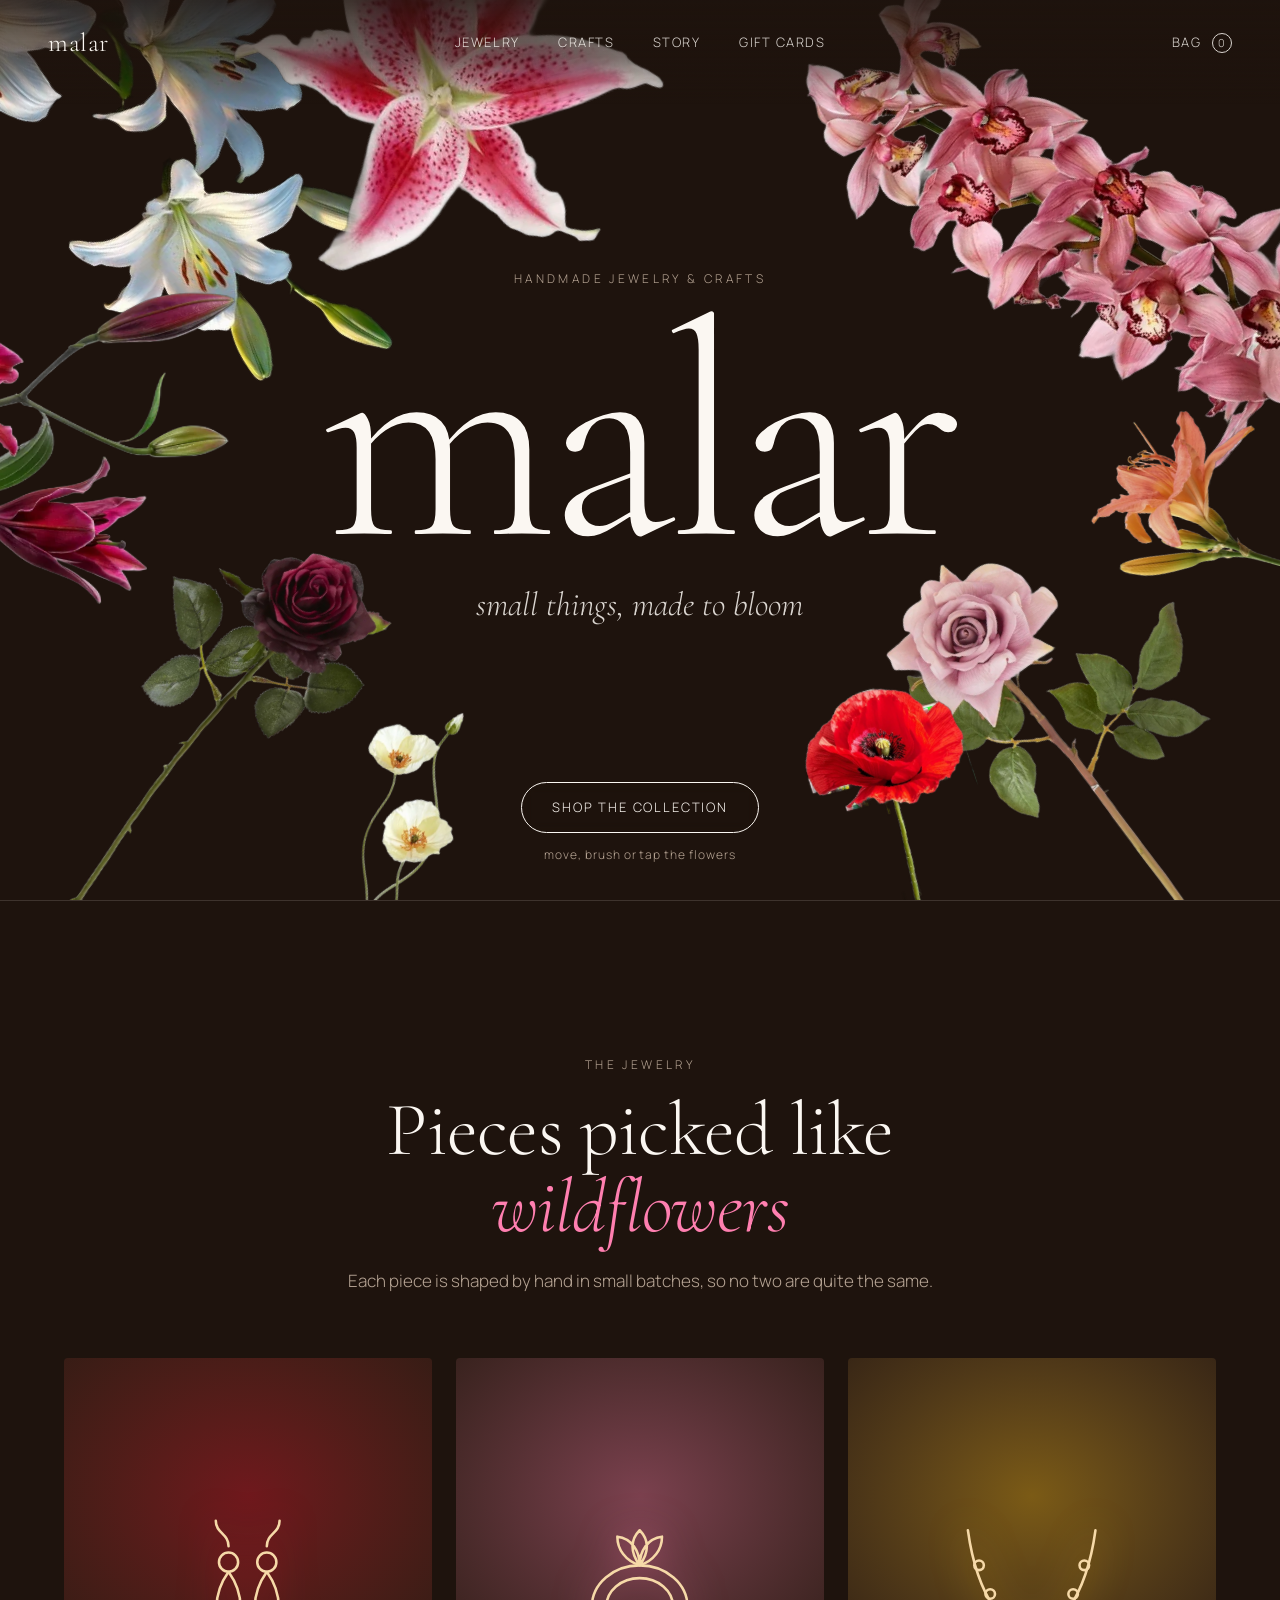
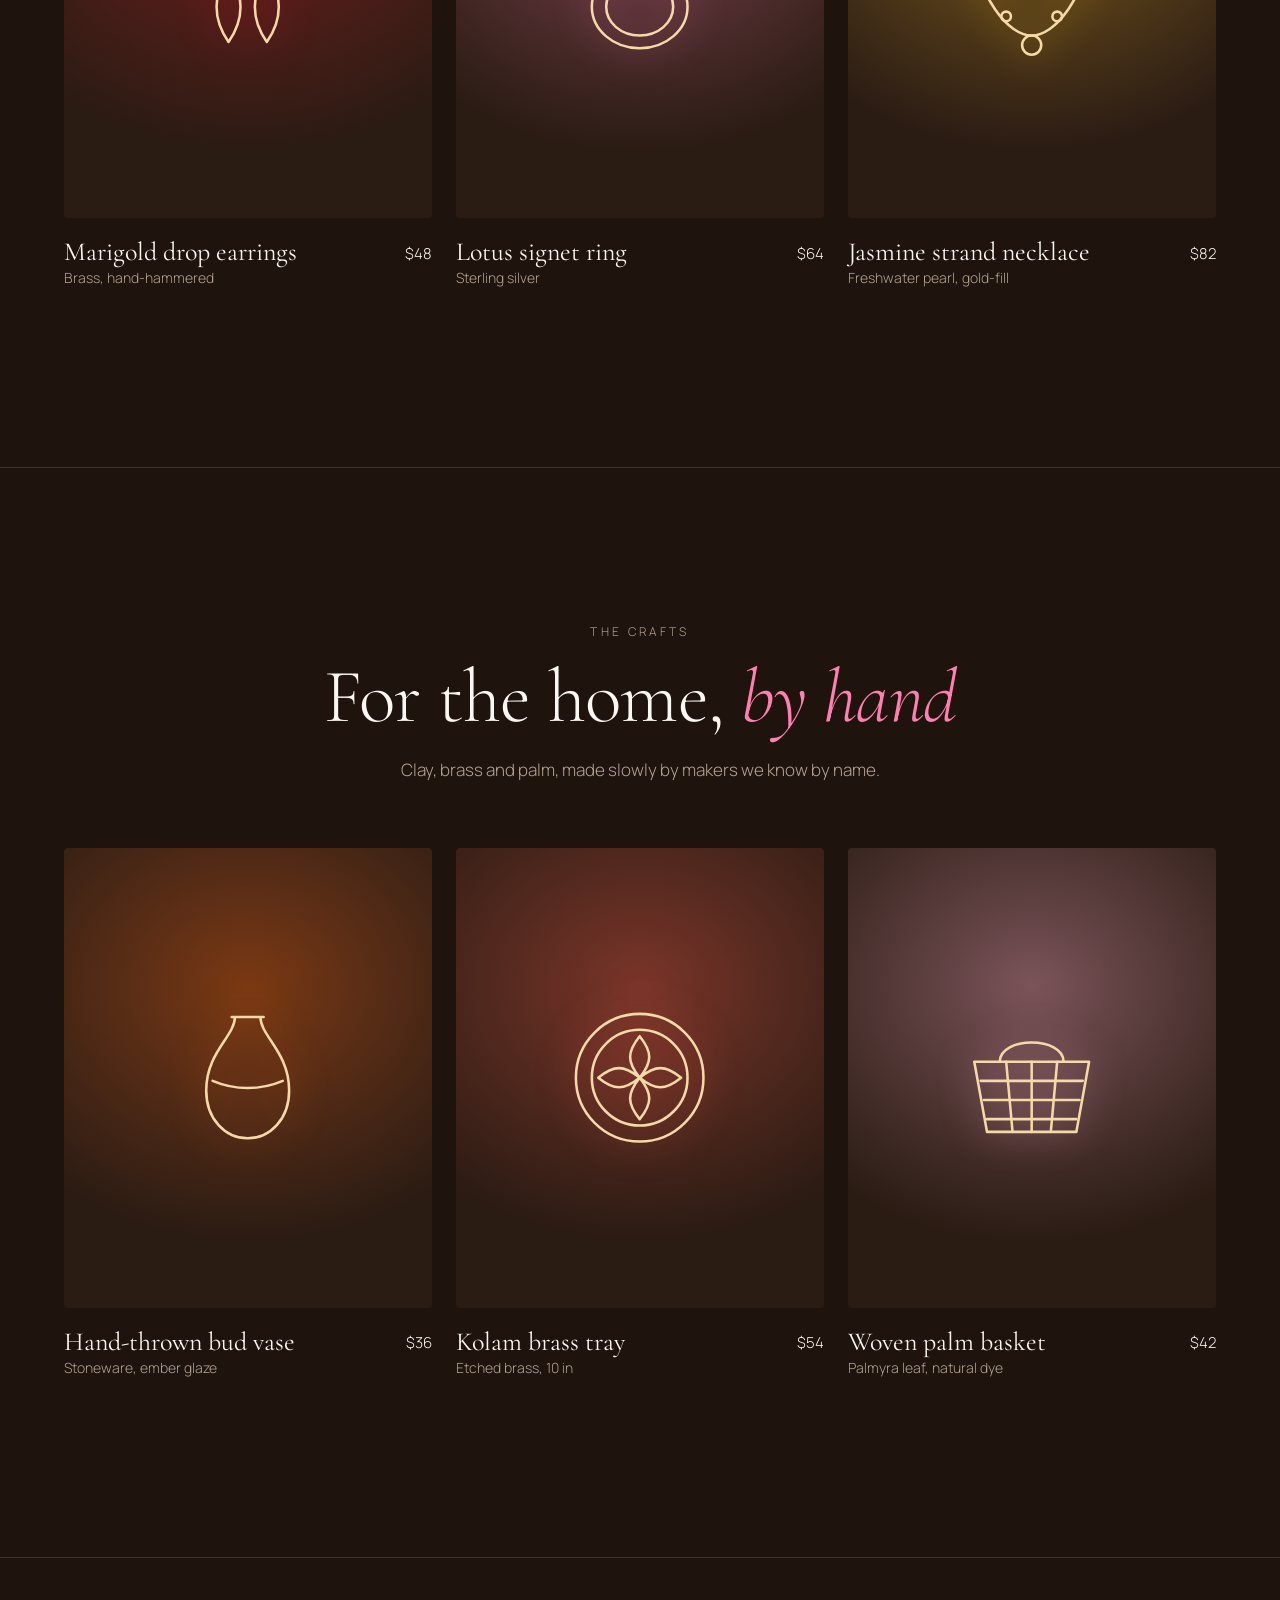
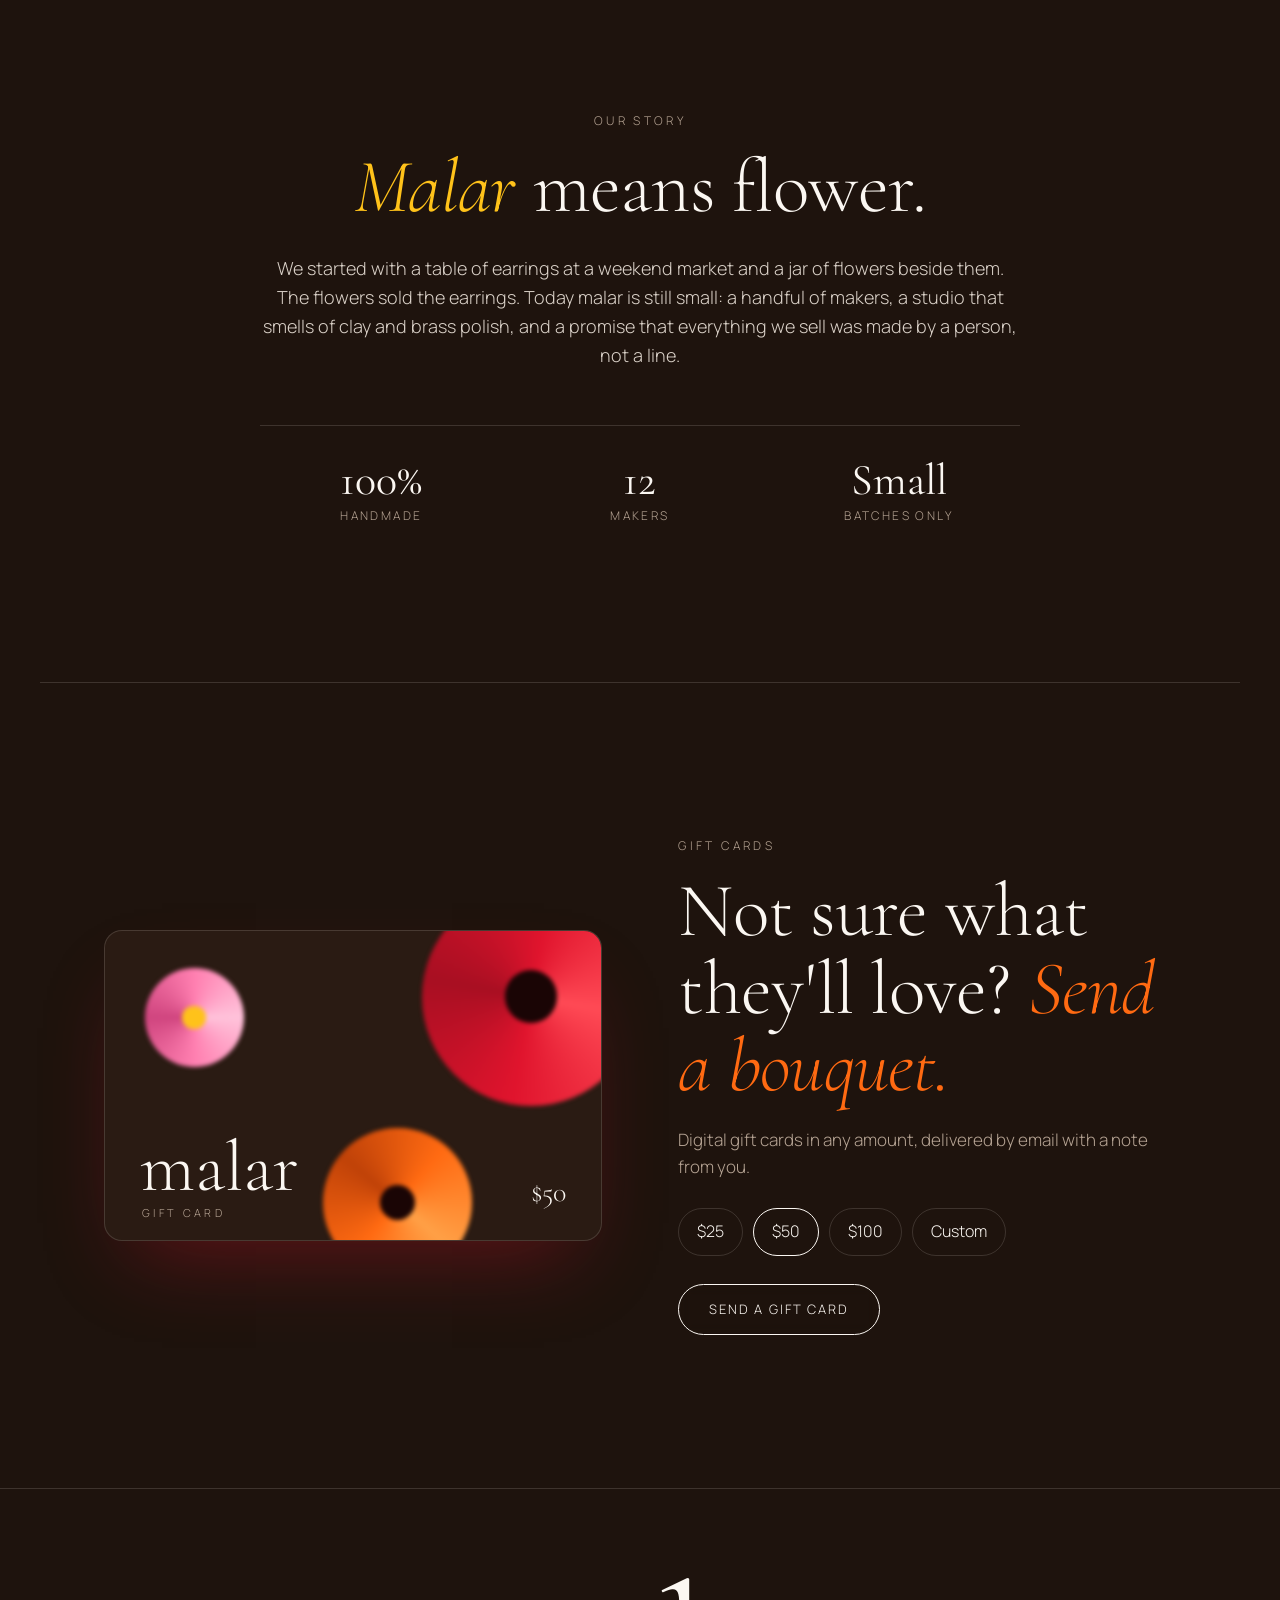
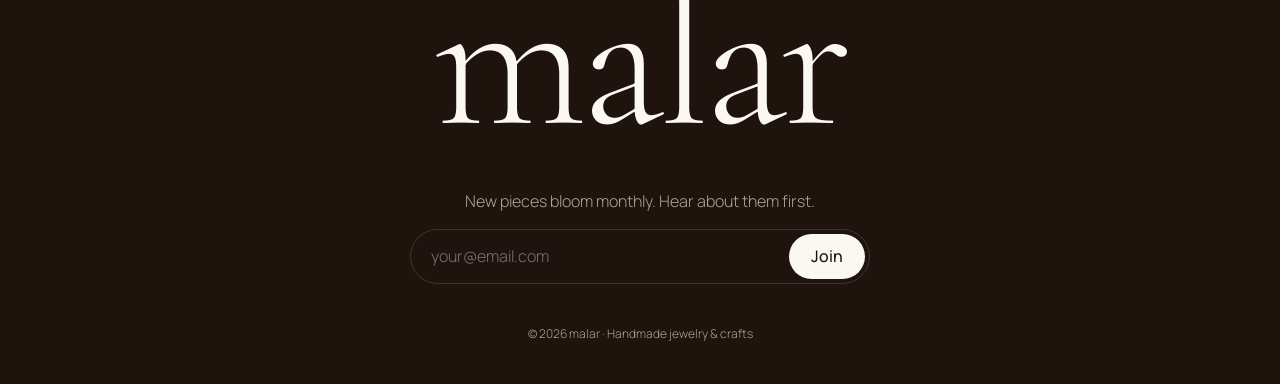
<file: index.html>
<!doctype html>
<html lang="en">
<head>
  <meta charset="utf-8" />
  <meta name="viewport" content="width=device-width, initial-scale=1" />
  <title>malar boutique</title>
  <meta name="description" content="malar is a small boutique of handmade jewelry and crafts." />
  <link rel="preconnect" href="https://fonts.googleapis.com" />
  <link rel="preconnect" href="https://fonts.gstatic.com" crossorigin />
  <link href="https://fonts.googleapis.com/css2?family=Cormorant+Garamond:ital,wght@0,300;0,400;0,500;1,300;1,400&family=Manrope:wght@300;400;500;600&display=swap" rel="stylesheet" />
  <link rel="stylesheet" href="styles.css" />
  <script type="importmap">{ "imports": { "three": "./vendor/three.module.min.js" } }</script>
</head>
<body>
  <header class="nav">
    <a class="brand" href="#hero">malar</a>
    <nav>
      <a href="#collection">Jewelry</a>
      <a href="#crafts">Crafts</a>
      <a href="#story">Story</a>
      <a href="#gift">Gift cards</a>
    </nav>
    <a class="bag" href="#collection" aria-label="Shopping bag">Bag <span>0</span></a>
  </header>

  <section id="hero" class="hero">
    <div class="hero-copy">
      <p class="eyebrow">Handmade jewelry &amp; crafts</p>
      <h1>malar</h1>
      <p class="sub"><em>small things, made to bloom</em></p>
    </div>
    <canvas id="garden" aria-hidden="true"></canvas>
    <div class="hero-foot">
      <a class="btn" href="#collection">Shop the collection</a>
      <span class="hint">move, brush or tap the flowers</span>
    </div>
  </section>

  <section id="collection" class="section">
    <div class="section-head">
      <p class="eyebrow">The jewelry</p>
      <h2>Pieces picked like <em>wildflowers</em></h2>
      <p class="lede">Each piece is shaped by hand in small batches, so no two are quite the same.</p>
    </div>
    <div class="grid">
      <article class="card" style="--tint:#e0142d">
        <div class="art"><svg viewBox="0 0 120 120"><path d="M40 18c0 8 8 8 8 16M80 18c0 8-8 8-8 16"/><circle cx="48" cy="44" r="6"/><circle cx="72" cy="44" r="6"/><path d="M48 50c-10 14-10 30 0 44 10-14 10-30 0-44zM72 50c-10 14-10 30 0 44 10-14 10-30 0-44z"/></svg></div>
        <h3>Marigold drop earrings</h3><p>Brass, hand-hammered</p><span class="price">$48</span>
      </article>
      <article class="card" style="--tint:#ff7fb0">
        <div class="art"><svg viewBox="0 0 120 120"><ellipse cx="60" cy="72" rx="30" ry="26"/><ellipse cx="60" cy="72" rx="21" ry="18"/><path d="M60 46c-6-8-6-16 0-22 6 6 6 14 0 22zM60 46c-9-3-14-10-14-18 9 1 14 9 14 18zM60 46c9-3 14-10 14-18-9 1-14 9-14 18z"/></svg></div>
        <h3>Lotus signet ring</h3><p>Sterling silver</p><span class="price">$64</span>
      </article>
      <article class="card" style="--tint:#ffc21a">
        <div class="art"><svg viewBox="0 0 120 120"><path d="M20 24c6 44 26 66 40 66s34-22 40-66"/><circle cx="60" cy="96" r="6"/><circle cx="34" cy="64" r="3"/><circle cx="44" cy="78" r="3"/><circle cx="76" cy="78" r="3"/><circle cx="86" cy="64" r="3"/><circle cx="27" cy="46" r="3"/><circle cx="93" cy="46" r="3"/></svg></div>
        <h3>Jasmine strand necklace</h3><p>Freshwater pearl, gold-fill</p><span class="price">$82</span>
      </article>
    </div>
  </section>

  <section id="crafts" class="section">
    <div class="section-head">
      <p class="eyebrow">The crafts</p>
      <h2>For the home, <em>by hand</em></h2>
      <p class="lede">Clay, brass and palm, made slowly by makers we know by name.</p>
    </div>
    <div class="grid">
      <article class="card" style="--tint:#ff6a12">
        <div class="art"><svg viewBox="0 0 120 120"><path d="M50 22h20M52 22c0 12-18 22-18 46 0 18 12 30 26 30s26-12 26-30c0-24-18-34-18-46"/><path d="M38 62c14 6 30 6 44 0"/></svg></div>
        <h3>Hand-thrown bud vase</h3><p>Stoneware, ember glaze</p><span class="price">$36</span>
      </article>
      <article class="card" style="--tint:#ff5e4d">
        <div class="art"><svg viewBox="0 0 120 120"><circle cx="60" cy="60" r="40"/><circle cx="60" cy="60" r="30"/><path d="M60 34c8 10 8 16 0 26-8-10-8-16 0-26zM60 86c8-10 8-16 0-26-8 10-8 16 0 26zM34 60c10-8 16-8 26 0-10 8-16 8-26 0zM86 60c-10-8-16-8-26 0 10 8 16 8 26 0z"/></svg></div>
        <h3>Kolam brass tray</h3><p>Etched brass, 10 in</p><span class="price">$54</span>
      </article>
      <article class="card" style="--tint:#ffb0cc">
        <div class="art"><svg viewBox="0 0 120 120"><path d="M24 50h72l-8 44H32z"/><path d="M28 62h64M30 74h60M32 86h56M44 50l4 44M60 50v44M76 50l-4 44"/><path d="M40 50c0-16 40-16 40 0"/></svg></div>
        <h3>Woven palm basket</h3><p>Palmyra leaf, natural dye</p><span class="price">$42</span>
      </article>
    </div>
  </section>

  <section id="story" class="section story">
    <div class="story-inner">
      <p class="eyebrow">Our story</p>
      <h2><em>Malar</em> means flower.</h2>
      <p>We started with a table of earrings at a weekend market and a jar of flowers beside them. The flowers sold the earrings. Today malar is still small: a handful of makers, a studio that smells of clay and brass polish, and a promise that everything we sell was made by a person, not a line.</p>
      <div class="facts">
        <div><strong>100%</strong><span>handmade</span></div>
        <div><strong>12</strong><span>makers</span></div>
        <div><strong>Small</strong><span>batches only</span></div>
      </div>
    </div>
  </section>

  <section id="gift" class="section gift">
    <div class="gift-card" aria-hidden="true">
      <span class="bloom b1"></span><span class="bloom b2"></span><span class="bloom b3"></span>
      <span class="gc-brand">malar</span>
      <span class="gc-label">gift card</span>
      <span class="gc-amount">$50</span>
    </div>
    <div class="gift-copy">
      <p class="eyebrow">Gift cards</p>
      <h2>Not sure what they'll love? <em>Send a bouquet.</em></h2>
      <p>Digital gift cards in any amount, delivered by email with a note from you.</p>
      <div class="amounts"><button>$25</button><button class="on">$50</button><button>$100</button><button>Custom</button></div>
      <a class="btn" href="#gift">Send a gift card</a>
    </div>
  </section>

  <footer class="footer">
    <div class="foot-brand">malar</div>
    <form class="news" onsubmit="event.preventDefault(); this.querySelector('button').textContent='Thank you';">
      <label for="email">New pieces bloom monthly. Hear about them first.</label>
      <div><input id="email" type="email" placeholder="your@email.com" required /><button>Join</button></div>
    </form>
    <p class="small">© 2026 malar · Handmade jewelry &amp; crafts</p>
  </footer>

  <script type="module" src="flowers.js"></script>
</body>
</html>
</file>
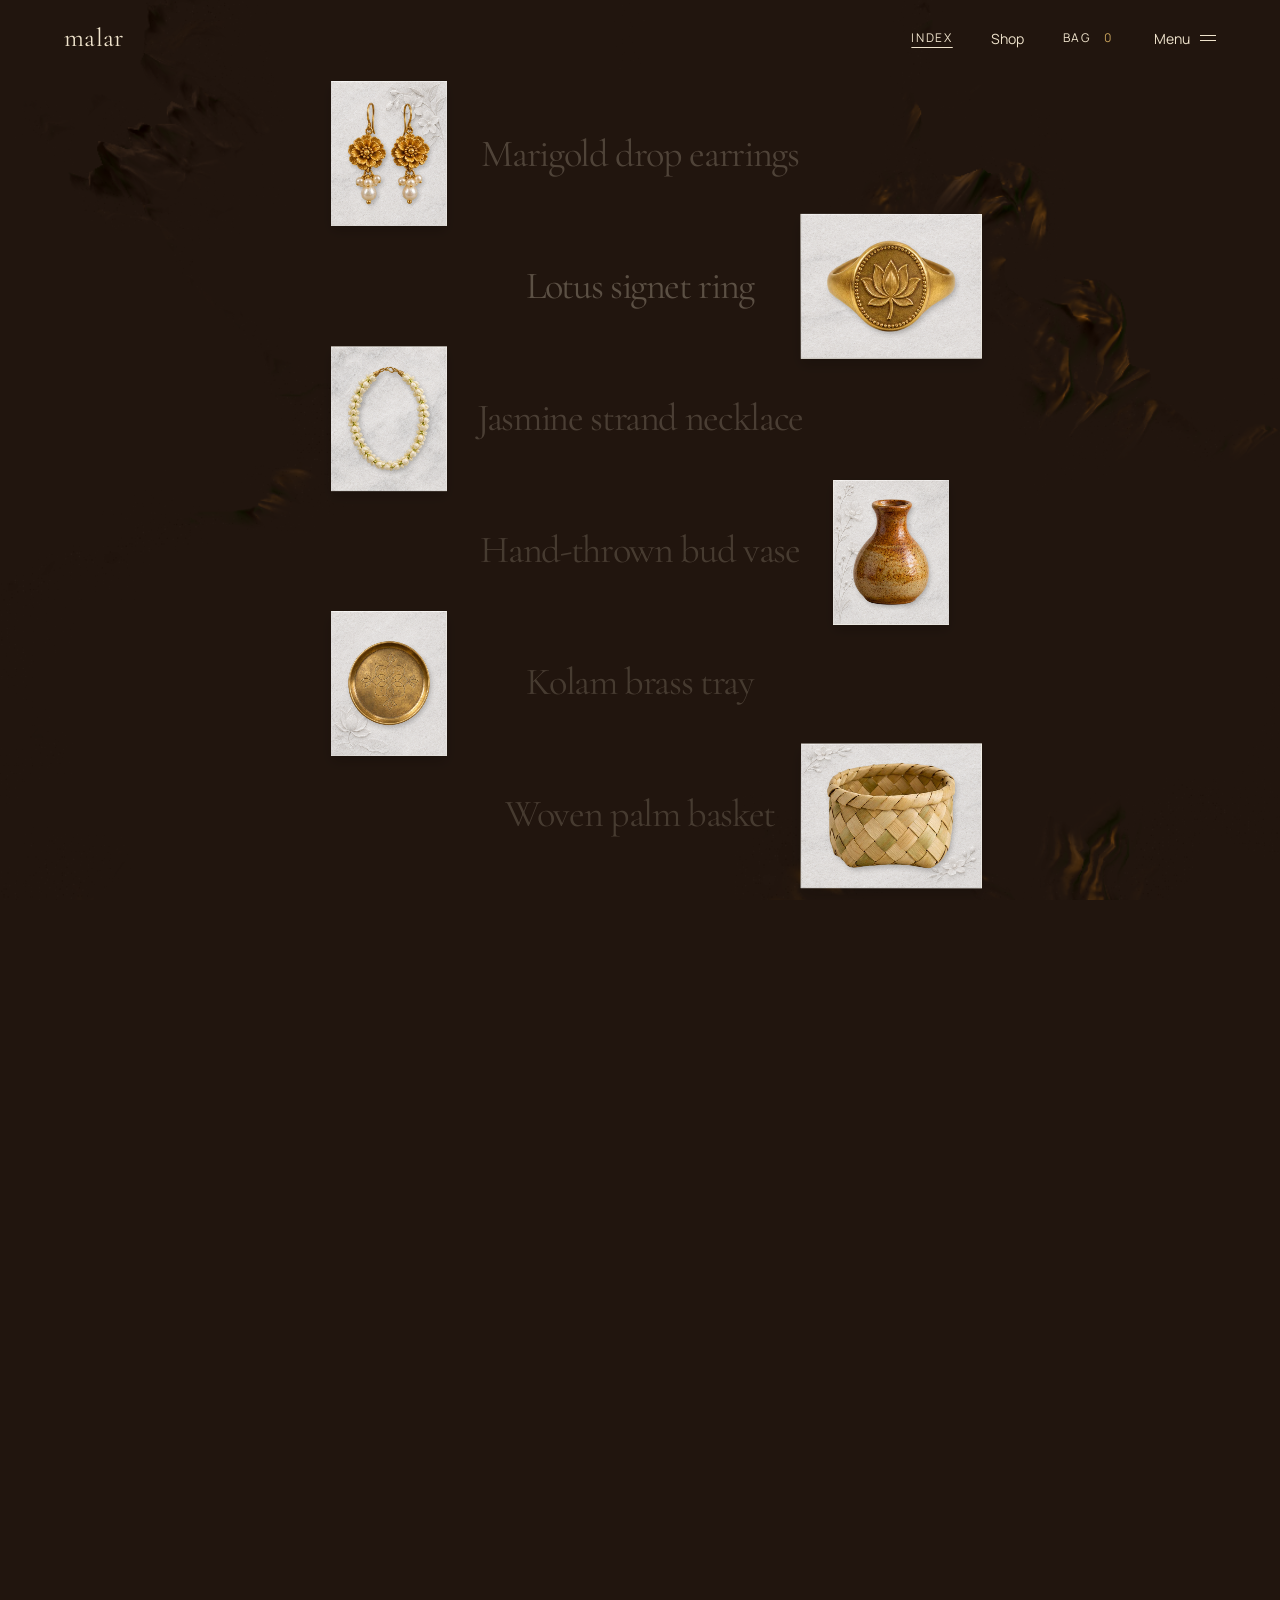
<file: docs/index.html>
<!doctype html>
<html lang="en">
<head>
<meta charset="utf-8">
<meta name="viewport" content="width=device-width,initial-scale=1">
<meta name="theme-color" content="#21150e">
<base href="./">
<title>Malar — Handmade jewelry &amp; objects</title>
<style>
  html {background:#21150e}
  #garden-loader {
    position:fixed; inset:0; z-index:100; display:grid; place-items:center; margin:0;
    background:#21150e; transition:opacity 180ms ease-out;
  }
  .garden-loader-number {
    color:#fff; font:400 28px/1 "Helvetica Neue", Helvetica, Arial, sans-serif;
    font-variant-numeric:tabular-nums;
  }
  #garden-loader.loaded {opacity:0}
  .garden-loading {overflow:hidden}
  @media (prefers-reduced-motion:reduce) {
    #garden-loader {transition:none}
  }
</style><script>
  document.documentElement.classList.add('garden-loading');
  if (!location.hash && !matchMedia('(prefers-reduced-motion: reduce)').matches) {
    document.documentElement.classList.add('relief-intro');
  }
  window.malarIntroFallback = setTimeout(() => {
    document.documentElement.classList.remove('garden-loading', 'relief-intro', 'relief-reveal');
    document.getElementById('garden-loader')?.remove();
  }, 15000);
  history.scrollRestoration = 'manual';
  window.addEventListener('pageshow', (event) => {
    if (!event.persisted && !location.hash) {
      window.scrollTo({ top: 0, behavior: 'instant' });
    }
  });
</script>
<link rel="stylesheet" href="garden.css?v=title-shadow">
<link rel="stylesheet" href="proto/viewing-room/room.css?v=14">
<link rel="stylesheet" href="proto/viewing-room/metal.css?v=3">
<link rel="stylesheet" href="proto/viewing-room/bag.css?v=9">
<!-- Original relief and lighting, with a separate background scroll rate. -->
<script src="garden.js?v=gallery-3" defer></script>
<script type="module" src="proto/viewing-room/room.js?v=22"></script>
</head>
<body class="ambient-landing viewing-room">
<div id="garden-loader" role="progressbar" aria-label="Loading the garden" aria-valuemin="1" aria-valuemax="100" aria-valuenow="1"><span class="garden-loader-number" aria-hidden="true">1</span></div>
<noscript><style>#garden-loader{display:none}</style><p>Enable JavaScript to explore the collection.</p></noscript>
<header class="bar">
  <a class="mark" href="./" aria-label="Malar home">malar</a>
  <button id="collection-toggle" type="button" aria-controls="collection-index" aria-expanded="false" aria-label="Open collection index" hidden>Index</button>
  <a class="shop-link" href="shop/">Shop</a>
  <button id="bag-open" class="bag-button" aria-haspopup="dialog" aria-expanded="false" aria-controls="bag">Bag <span id="bag-count">0</span></button>
  <div class="menu-disclosure">
    <button id="menu" type="button" aria-controls="site-links" aria-expanded="false">Menu <i aria-hidden="true"></i></button>
    <nav id="site-links" aria-label="Main" hidden>
      <a data-scroll="garden" href="#garden">The Garden</a>
      <a data-scroll="collection" href="#collection">Jewelry</a>
      <a data-scroll="crafts" href="#crafts">Objects</a>
      <a data-scroll="studio" href="#studio">Story</a>
      <a data-scroll="gift" href="#gift">Gift cards</a>
    </nav>
  </div>
</header>
<button id="sound" hidden aria-pressed="false">Sound off</button>

<main>
  <section class="stage" id="garden" aria-label="The collection">
    <div class="hero"><canvas aria-hidden="true"></canvas></div>
    <div class="axis"><h1 class="wordmark"><span class="wordmark-latin">MALAR</span><span class="wordmark-script" lang="ml">മലർ</span></h1></div>
    <div class="room" id="room">
      <div class="collection-track"><div class="collection-window">
        <div class="collection-gallery"><div class="collection-content"></div></div>
      </div></div>
    </div>
  </section>
</main>

<dialog id="bag" aria-labelledby="bag-title">
  <header class="bag-head">
    <h2 id="bag-title" tabindex="-1" autofocus>Bag</h2>
    <button type="button" id="bag-close">Close</button>
  </header>
  <ul id="bag-lines" aria-label="Items in your bag"></ul>
  <footer class="bag-footer">
    <p class="bag-total"><span>Total</span><span id="bag-total" aria-live="polite">$0</span></p>
    <button type="button" id="bag-checkout"><span>Checkout</span><span class="checkout-arrow" aria-hidden="true">↗</span></button>
    <p class="bag-disclaimer">Demo checkout. Nothing is charged.</p>
    <p id="bag-note" class="bag-note" role="status"></p>
  </footer>
</dialog>

</body>
</html>
</file>
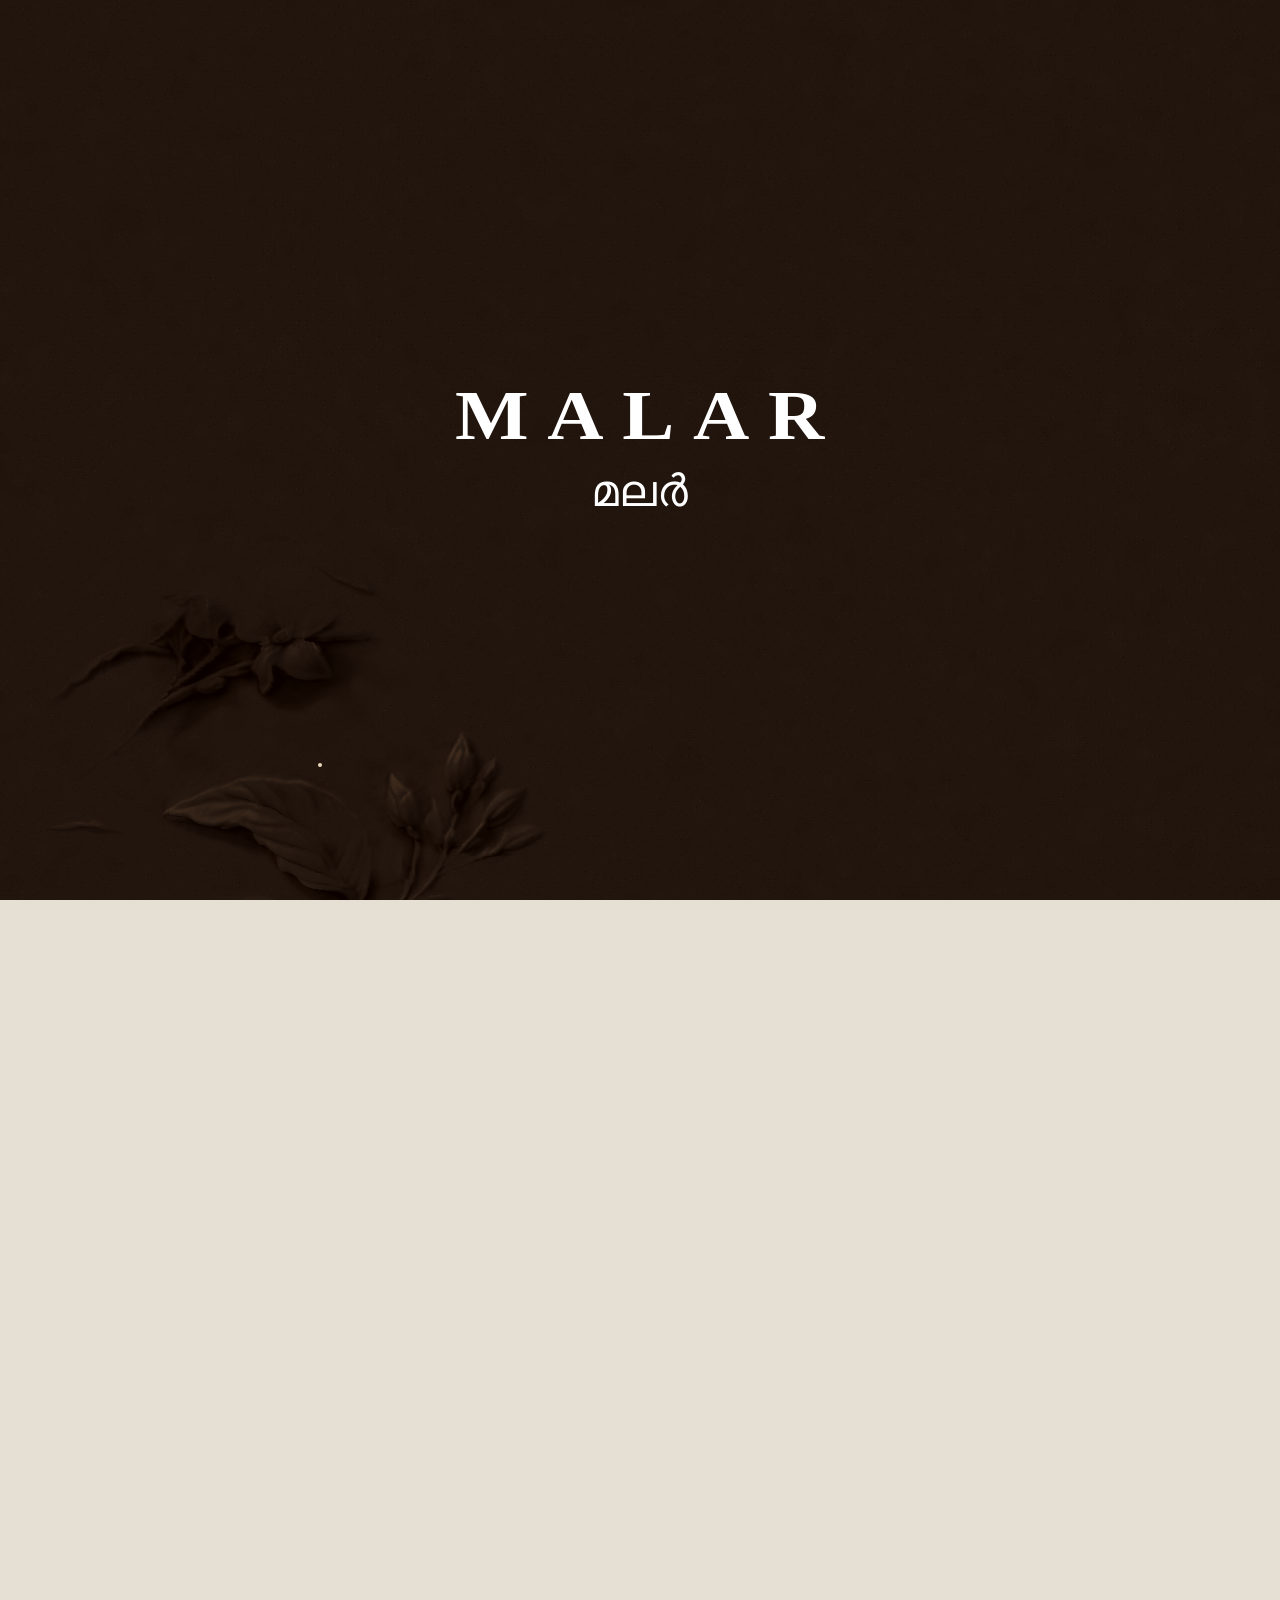
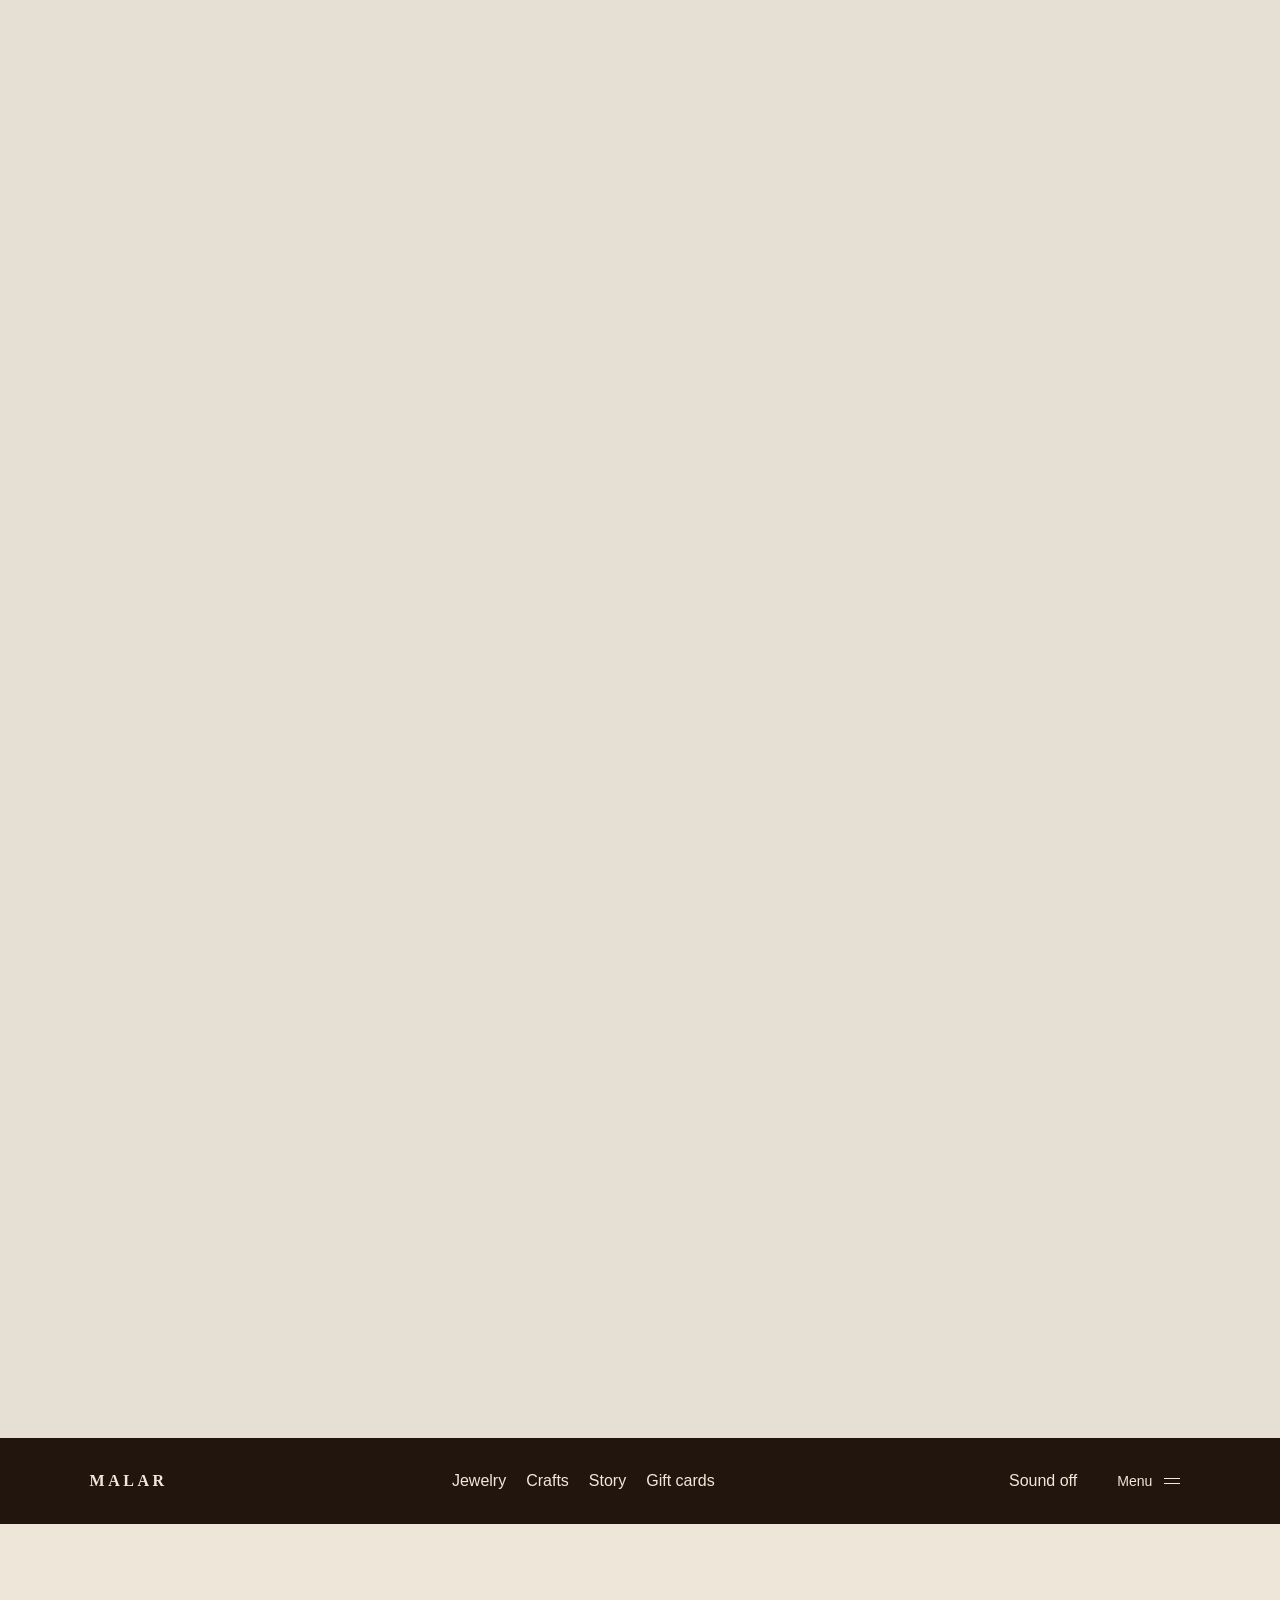
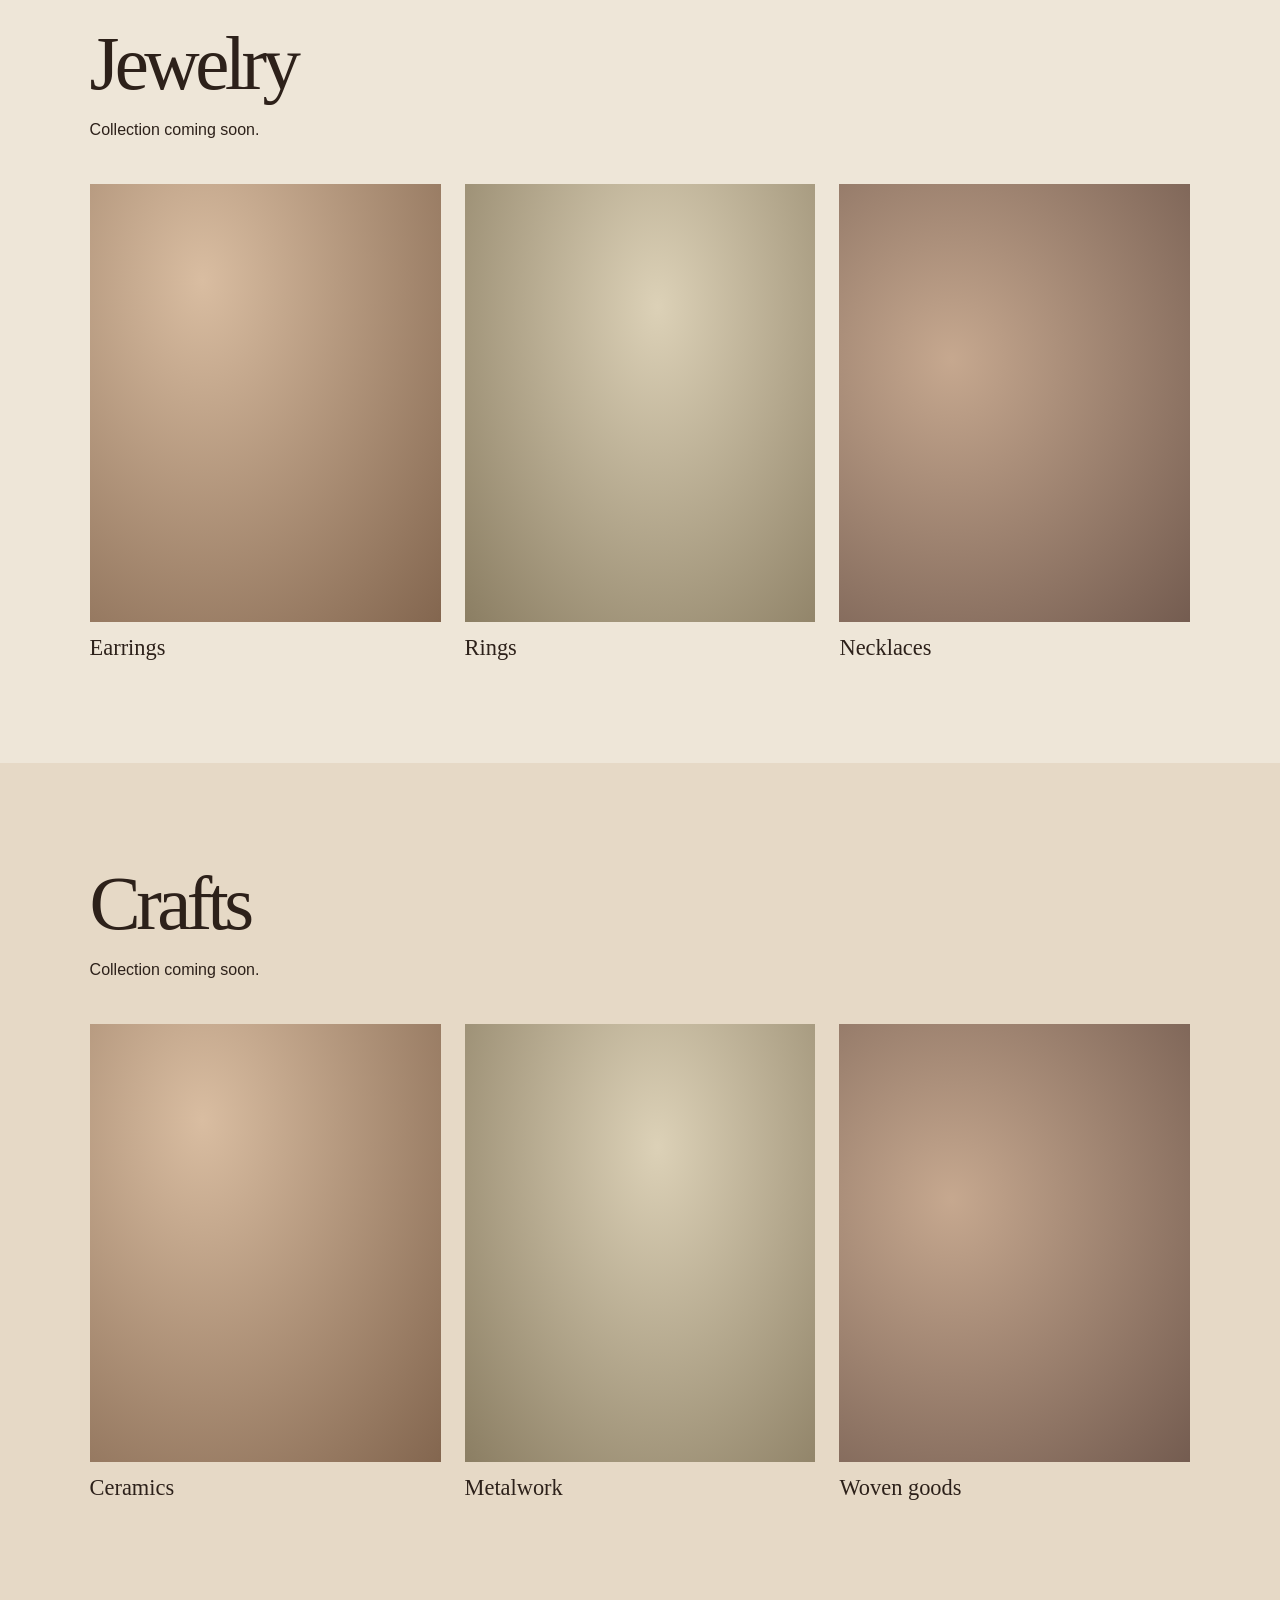
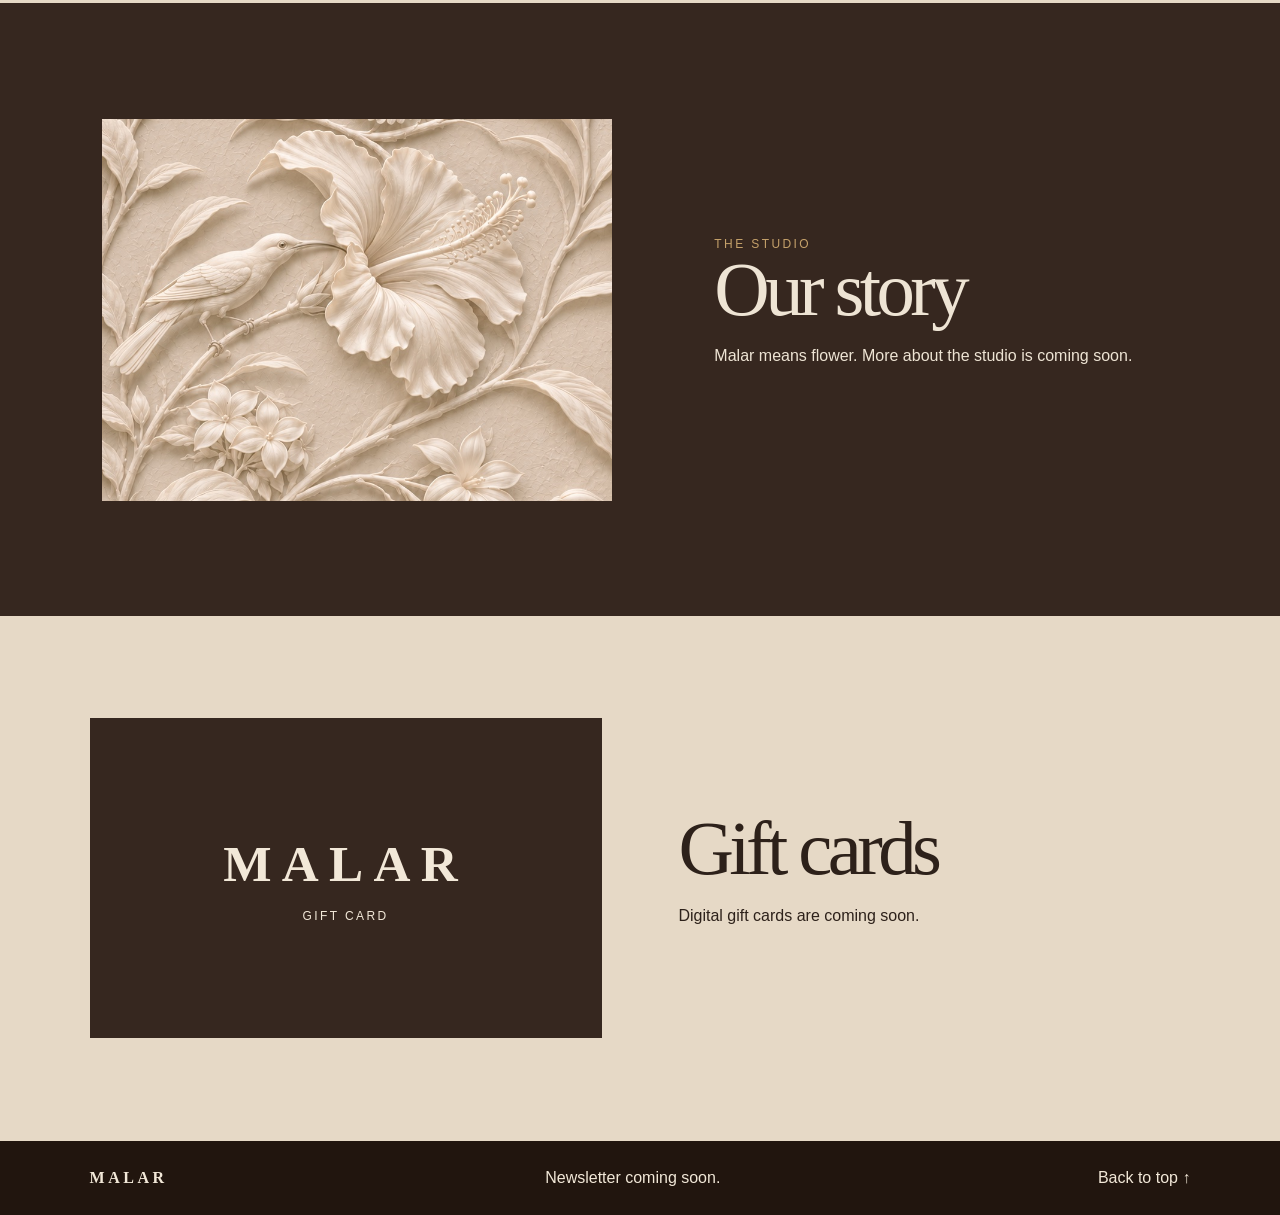
<file: malar-garden/index.html>
<!doctype html>
<html lang="en"><head><meta charset="utf-8"><meta name="viewport" content="width=device-width,initial-scale=1"><meta name="theme-color" content="#21150e"><title>Malar — The Garden</title><script>
  history.scrollRestoration = 'manual';
  window.addEventListener('pageshow', (event) => {
    if (!event.persisted && !location.hash) {
      window.scrollTo({ top: 0, behavior: 'instant' });
    }
  });
</script><link rel="stylesheet" href="garden.css"><script src="garden.js" defer></script></head>
<body class="ambient-landing"><main><section class="stage" id="garden" aria-label="Interactive Kerala garden relief"><div class="hero">
<canvas aria-hidden="true"></canvas>
</div><div class="axis"><h1 class="wordmark"><span class="wordmark-latin">MALAR</span><span class="wordmark-script" lang="ml">മലർ</span></h1></div><span id="grove" aria-hidden="true"></span></section>
<header class="shop-header">
  <a class="shop-brand" href="#garden">MALAR</a>
  <nav class="shop-nav" aria-label="Shop"><a href="#collection">Jewelry</a>
    <a href="#crafts">Crafts</a>
    <a href="#studio">Story</a>
    <a href="#gift">Gift cards</a></nav>
  <div class="shop-controls">
    <button id="sound" aria-pressed="false">Sound off</button>
    <button id="menu" aria-haspopup="dialog">Menu <i></i></button>
  </div>
</header>
<section class="shop-section" id="collection" aria-labelledby="collection-title">
  <h2 id="collection-title">Jewelry</h2>
  <p>Collection coming soon.</p>
  <ul class="product-grid">
    <li><div class="product-placeholder" aria-hidden="true"></div><h3>Earrings</h3></li>
    <li><div class="product-placeholder" aria-hidden="true"></div><h3>Rings</h3></li>
    <li><div class="product-placeholder" aria-hidden="true"></div><h3>Necklaces</h3></li>
  </ul>
</section>
<section class="shop-section" id="crafts" aria-labelledby="crafts-title">
  <h2 id="crafts-title">Crafts</h2>
  <p>Collection coming soon.</p>
  <ul class="product-grid">
    <li><div class="product-placeholder" aria-hidden="true"></div><h3>Ceramics</h3></li>
    <li><div class="product-placeholder" aria-hidden="true"></div><h3>Metalwork</h3></li>
    <li><div class="product-placeholder" aria-hidden="true"></div><h3>Woven goods</h3></li>
  </ul>
</section>
<section id="studio" class="shop-section shop-feature" aria-labelledby="studio-title">
  <div class="detail" role="img" aria-label="Detail of a carved botanical relief"></div>
  <article><small>THE STUDIO</small><h2 id="studio-title">Our story</h2><p>Malar means flower. More about the studio is coming soon.</p></article>
</section>
<section id="gift" class="shop-section shop-feature" aria-labelledby="gift-title">
  <div class="gift-preview" aria-hidden="true"><span>MALAR</span><small>GIFT CARD</small></div>
  <article><h2 id="gift-title">Gift cards</h2><p>Digital gift cards are coming soon.</p></article>
</section>
</main>
<footer class="shop-footer">
  <a class="shop-brand" href="#garden">MALAR</a>
  <p>Newsletter coming soon.</p>
  <a href="#garden">Back to top ↑</a>
</footer>
<dialog>
  <form method="dialog"><button>Close ×</button></form>
  <nav aria-label="Main"><a href="#garden">The garden</a><a href="#collection">Jewelry</a>
    <a href="#crafts">Crafts</a>
    <a href="#studio">Story</a>
    <a href="#gift">Gift cards</a></nav>
</dialog>
</body>
</html>
</file>
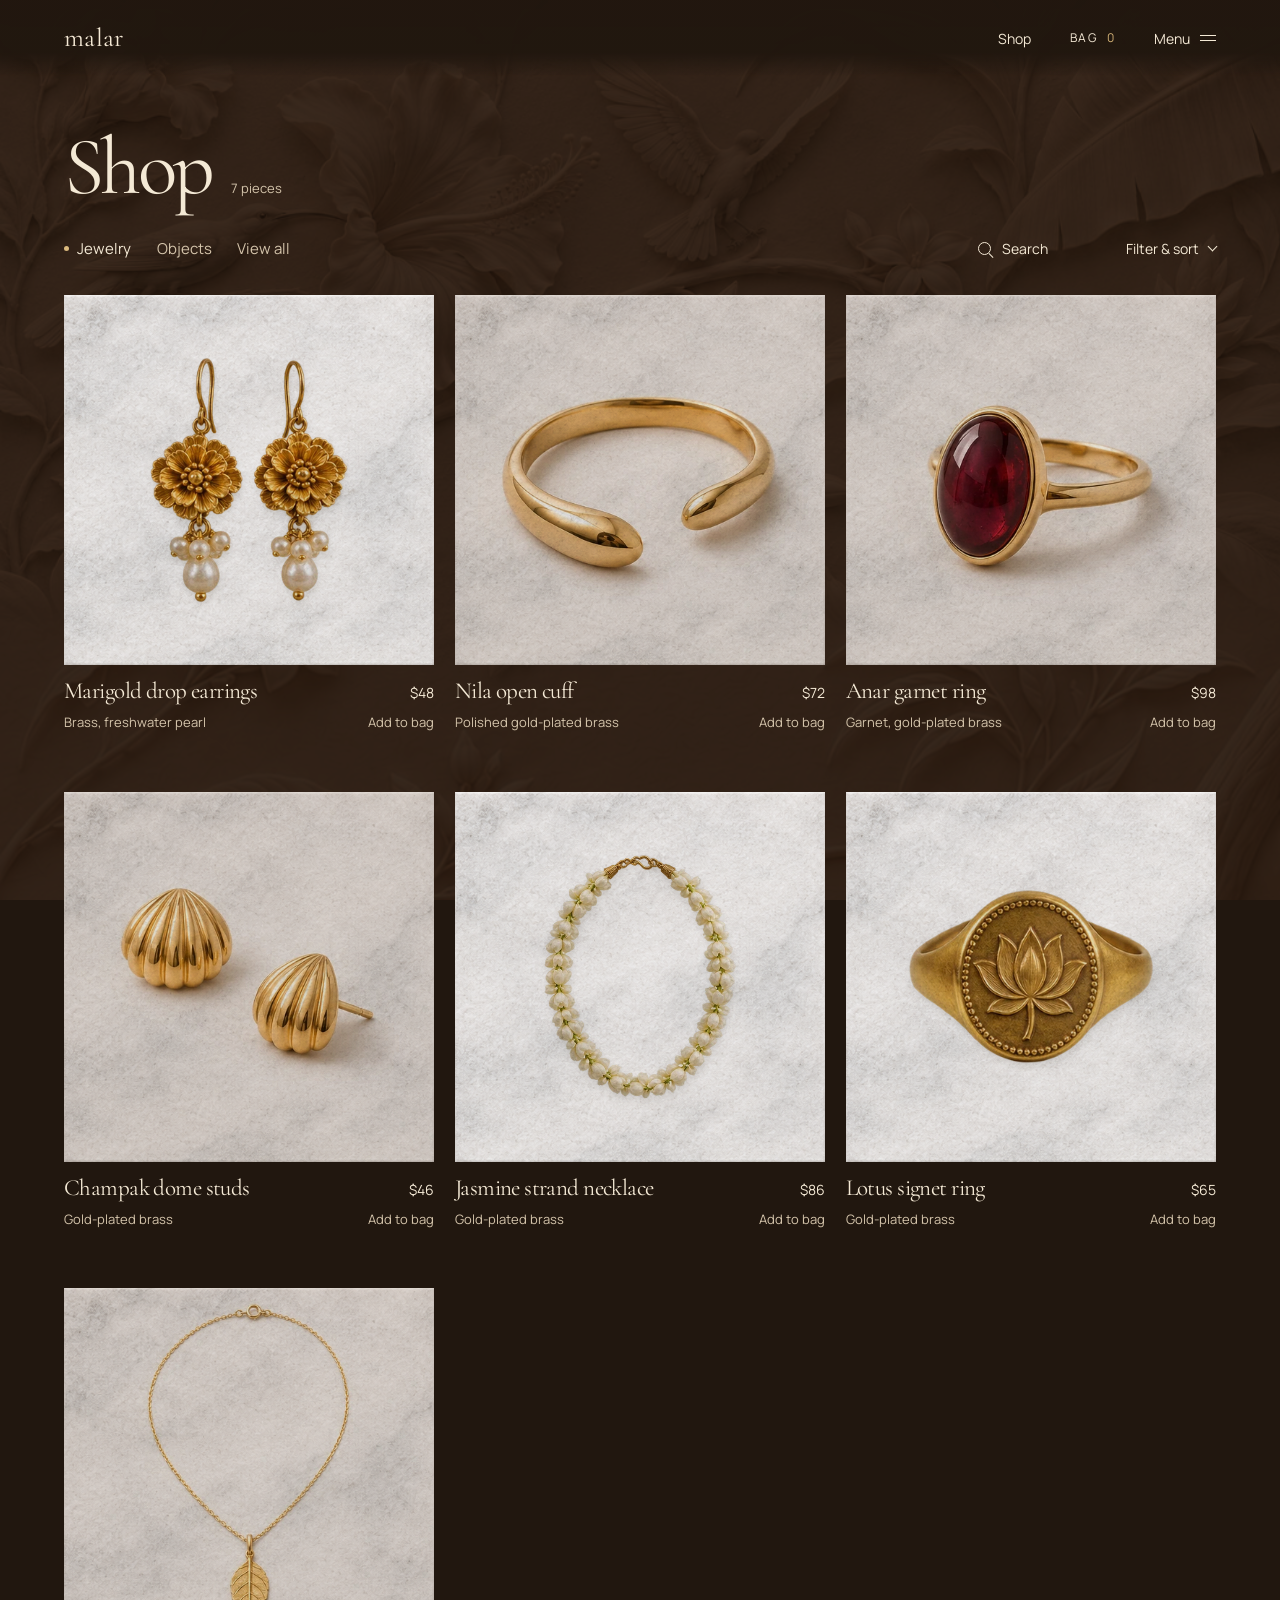
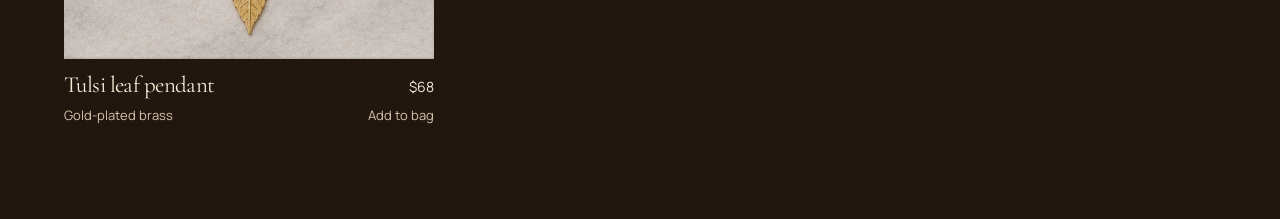
<file: docs/shop/index.html>
<!doctype html>
<html lang="en">
<head>
  <meta charset="utf-8">
  <meta name="viewport" content="width=device-width,initial-scale=1">
  <meta name="theme-color" content="#21170f">
  <base href="../">
  <title>Shop — Malar</title>
  <link rel="stylesheet" href="proto/viewing-room/bag.css?v=9">
  <link rel="stylesheet" href="shop/shop.css?v=4">
  <script type="module" src="shop/shop.js?v=3"></script>
</head>
<body class="viewing-room shop-page">
<header class="shop-bar">
  <a class="wordmark" href="./" aria-label="Malar home">malar</a>
  <a class="shop-link" href="shop/">Shop</a>
  <button id="bag-open" aria-haspopup="dialog" aria-expanded="false" aria-controls="bag">Bag <span id="bag-count">0</span></button>
  <div class="menu-disclosure">
    <button id="menu" type="button" aria-controls="site-links" aria-expanded="false" aria-label="Shop menu">Menu <i aria-hidden="true"></i></button>
    <nav id="site-links" aria-label="Shop menu" hidden>
      <a href="shop/">Jewelry</a><a href="shop/?category=objects">Objects</a><a href="shop/?category=all">View all</a>
    </nav>
  </div>
</header>
<main>
  <section class="catalog" aria-labelledby="shop-title">
    <div class="collection-body">
      <div class="catalog-header">
        <h1 id="shop-title">Shop</h1>
        <span id="piece-count" role="status"></span>
      </div>
      <div class="toolbar">
        <nav class="departments" aria-label="Shop categories">
          <a href="shop/" data-category="Jewelry">Jewelry</a>
          <a href="shop/?category=objects" data-category="Objects">Objects</a>
          <a href="shop/?category=all" data-category="All">View all</a>
        </nav>
        <label class="catalog-search"><span aria-hidden="true"></span><input type="search" id="catalog-query" aria-label="Search this collection" placeholder="Search" maxlength="120"></label>
        <button id="refine-toggle" type="button" aria-expanded="false" aria-controls="refine">Filter &amp; sort</button>
      </div>
      <div id="refine" hidden>
        <label>Type<select id="catalog-type"></select></label>
        <label>Material<select id="catalog-material"></select></label>
        <label>Price<select id="catalog-price">
          <option value="">Any price</option><option value="under-50">Under $50</option><option value="50-75">$50–$75</option><option value="over-75">Over $75</option>
        </select></label>
        <label>Sort by<select id="catalog-sort">
          <option value="">Featured</option><option value="price-asc">Price: low to high</option><option value="price-desc">Price: high to low</option><option value="name-asc">Name: A–Z</option><option value="name-desc">Name: Z–A</option>
        </select></label>
      </div>
      <button type="button" class="reset-filters" hidden>Clear filters</button>
      <div class="catalog-grid" id="catalog-products"></div>
      <p id="no-matches" hidden>No pieces match your filters.</p>
    </div>
  </section>
  <section id="detail" class="product-view" aria-labelledby="detail-name" hidden>
    <a class="back-link" href="shop/">Back to shop</a>
    <div class="product-layout">
      <div class="detail-photo"></div>
      <div class="product-copy">
        <p id="detail-type"></p>
        <h1 id="detail-name" tabindex="-1"></h1>
        <p id="detail-price"></p>
        <h2>Description</h2><p id="detail-description"></p>
        <h2>Material</h2><p id="detail-material"></p>
        <button class="detail-add" type="button">Add to bag</button>
      </div>
    </div>
  </section>
  <noscript>Enable JavaScript to browse the shop.</noscript>
</main>
<dialog id="bag" aria-labelledby="bag-title">
  <header class="bag-head">
    <h2 id="bag-title" tabindex="-1" autofocus>Bag</h2>
    <button type="button" id="bag-close">Close</button>
  </header>
  <ul id="bag-lines" aria-label="Items in your bag"></ul>
  <footer class="bag-footer">
    <p class="bag-total"><span>Total</span><span id="bag-total" aria-live="polite">$0</span></p>
    <button type="button" id="bag-checkout"><span>Checkout</span><span class="checkout-arrow" aria-hidden="true">↗</span></button>
    <p class="bag-disclaimer">Demo checkout. Nothing is charged.</p>
    <p id="bag-note" class="bag-note" role="status"></p>
  </footer>
</dialog>
</body>
</html>
</file>
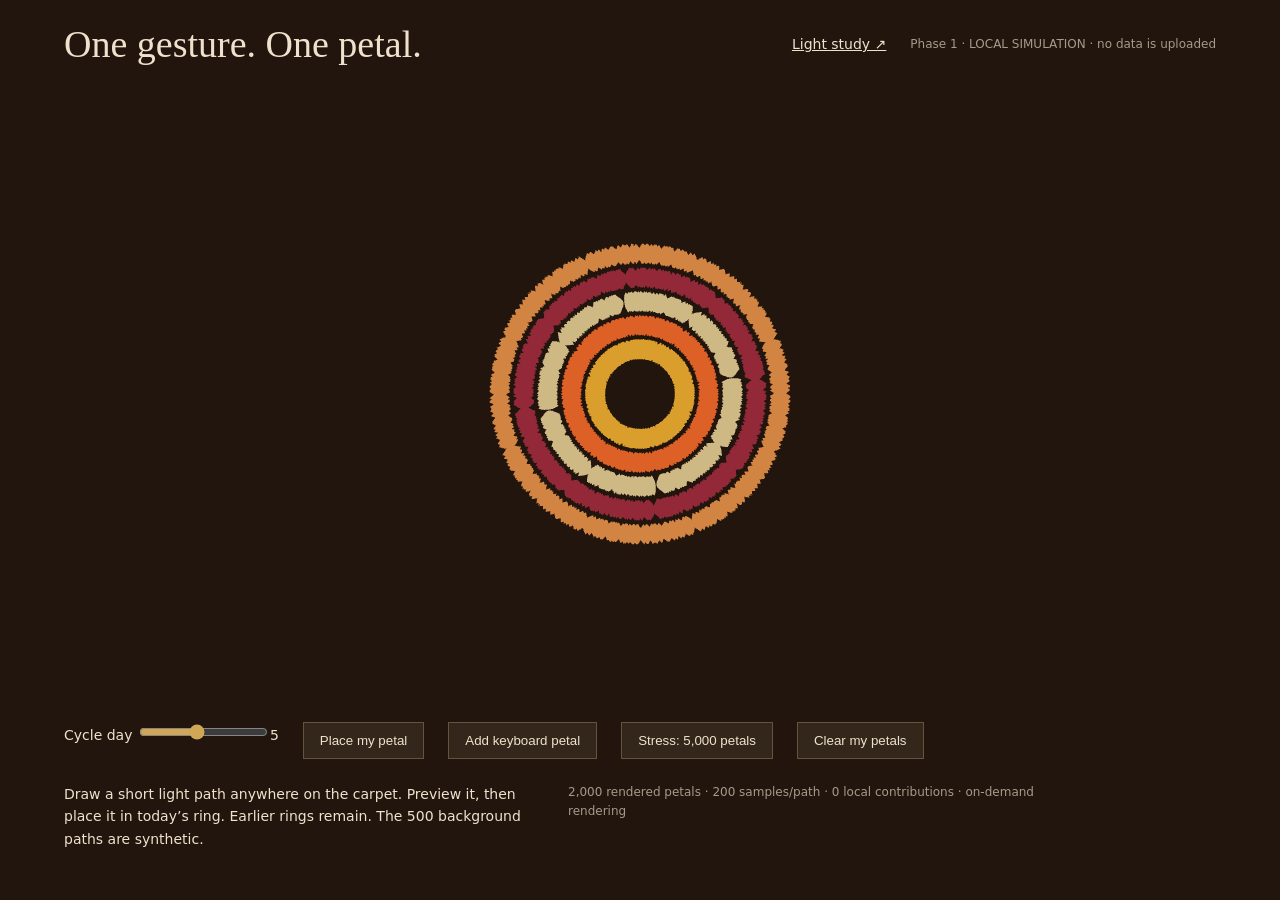
<file: docs/proto/carpet/index.html>
<!doctype html><html lang="en"><meta charset="utf-8"><meta name="viewport" content="width=device-width,initial-scale=1"><title>Malar / Carpet study</title><link rel="stylesheet" href="../proto.css"><header><h1>One gesture. One petal.</h1><a href="../lit-product/">Light study ↗</a><span class="note">Phase 1 · LOCAL SIMULATION · no data is uploaded</span></header><canvas id="carpet" tabindex="0" aria-label="Flower carpet. Drag to draw a petal, release to preview. Use Add keyboard petal as an alternative."></canvas><footer><label>Cycle day <input id="day" type="range" min="1" max="10" value="5"><output id="day-label">5</output></label><button id="place">Place my petal</button><button id="keyboard">Add keyboard petal</button><button id="stress" aria-pressed="false">Stress: 5,000 petals</button><button id="clear">Clear my petals</button><output id="status" aria-live="polite"></output><p>Draw a short light path anywhere on the carpet. Preview it, then place it in today’s ring. Earlier rings remain. The 500 background paths are synthetic.</p><p class="note" id="metrics"></p></footer><script src="carpet.js" type="module"></script></html>
</file>
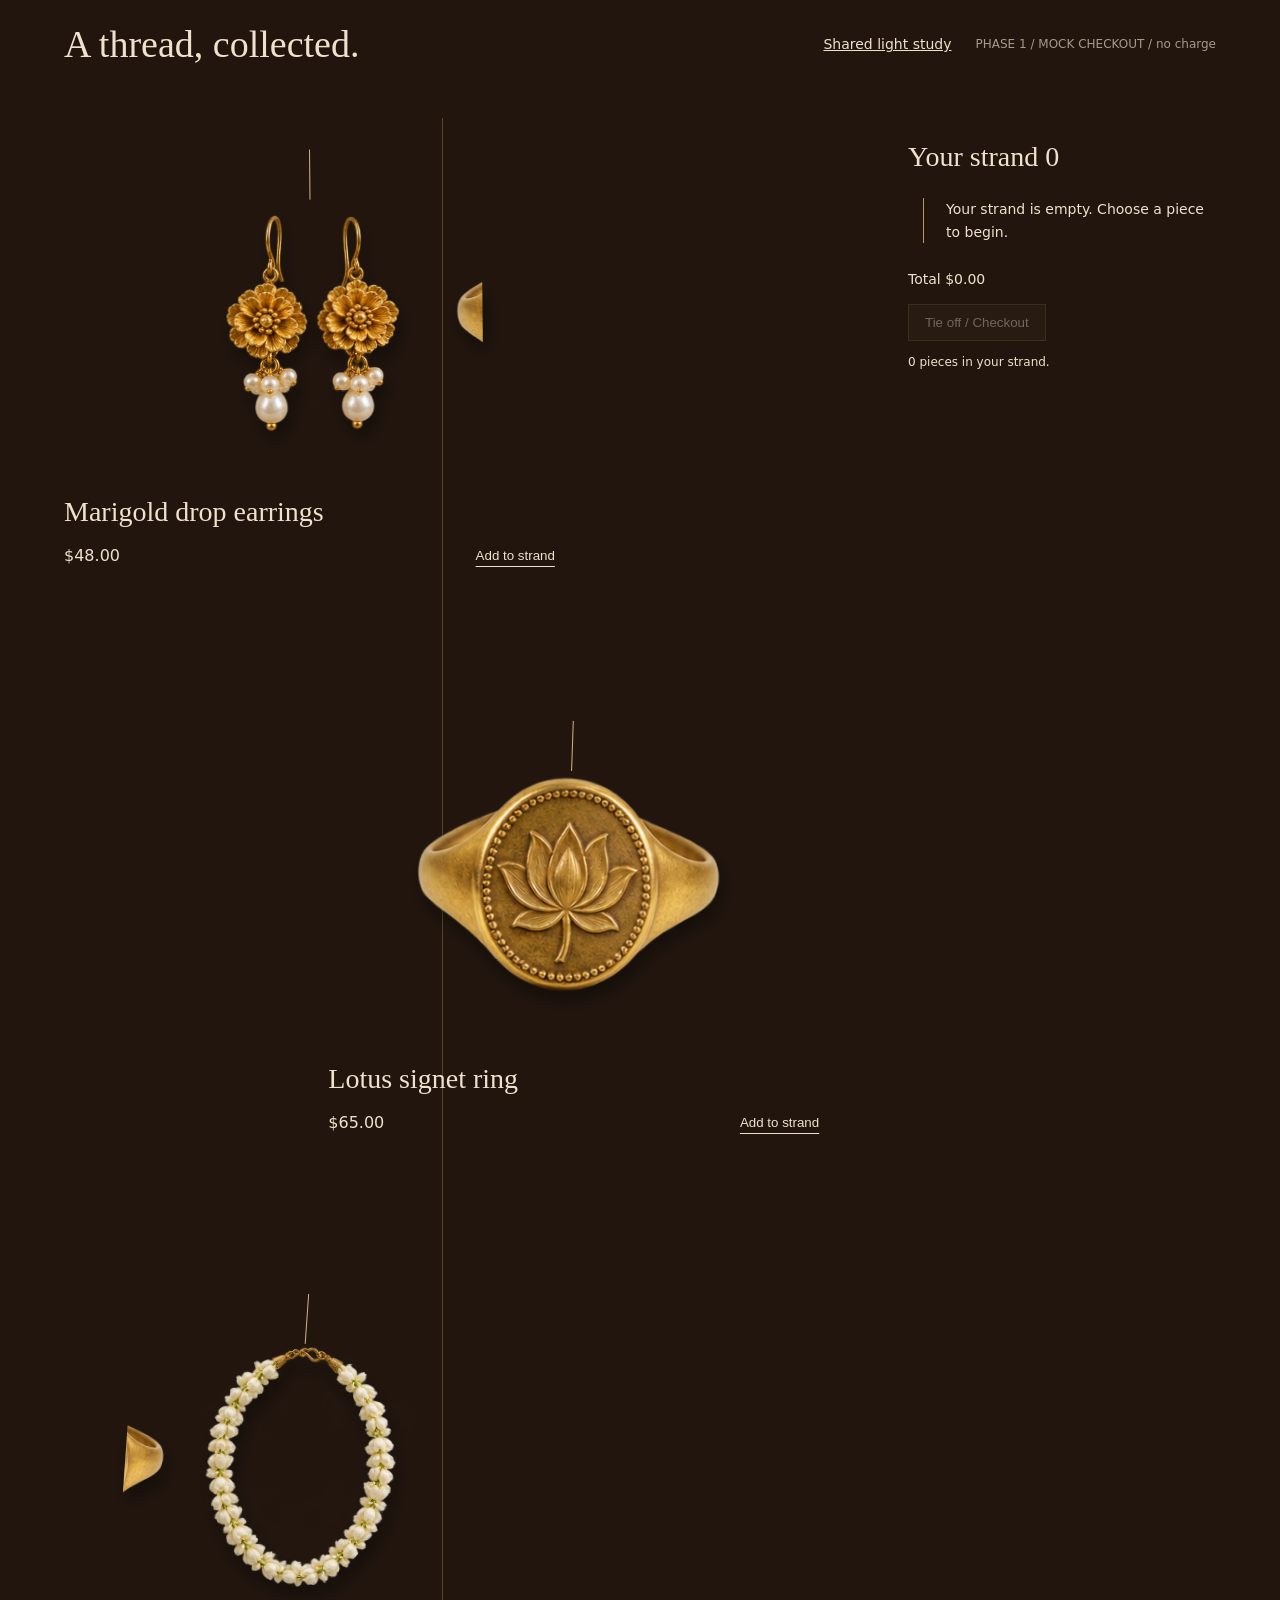
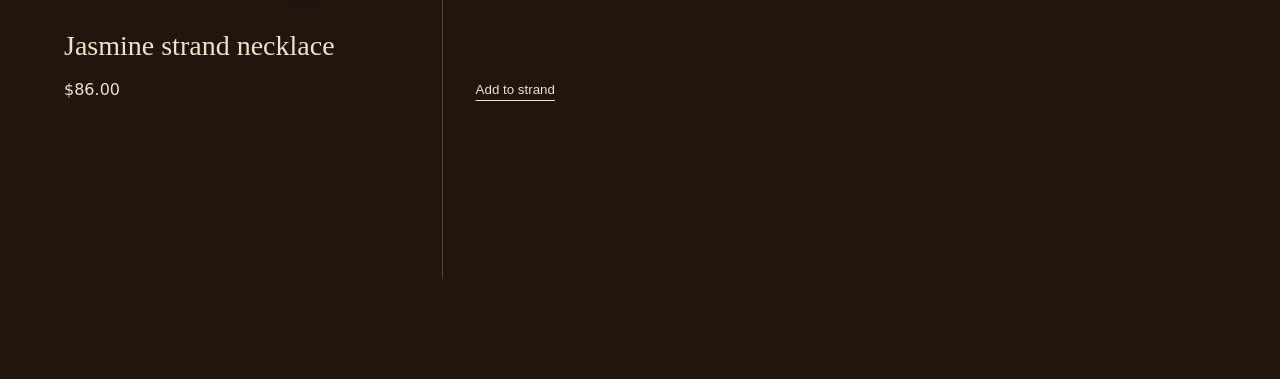
<file: docs/proto/garland-cart/index.html>
<!doctype html><html lang="en"><meta charset="utf-8"><meta name="viewport" content="width=device-width,initial-scale=1"><title>Malar / Garland cart study</title><link rel="stylesheet" href="../proto.css"><link rel="stylesheet" href="garland.css"><header><h1>A thread, collected.</h1><a href="../lit-product/">Shared light study</a><span class="note">PHASE 1 / MOCK CHECKOUT / no charge</span></header><main><section id="pieces" aria-label="Jewelry"><p id="load">Loading pieces...</p></section><aside aria-label="Your garland"><h2>Your strand <span id="count">0</span></h2><div id="strand"></div><p id="total"></p><button id="checkout" disabled>Tie off / Checkout</button><p id="status" role="status"></p></aside></main><dialog id="checkout-dialog" aria-labelledby="checkout-title"><form id="order"><button type="button" id="close">Close</button><h2 id="checkout-title">Tie off your strand</h2><p>Prototype checkout. No payment or shipping details are collected.</p><div id="review"></div><label>Gift message (optional)<textarea id="message" maxlength="200"></textarea></label><p id="checkout-total"></p><button id="confirm" type="submit">Complete mock order</button></form><section id="receipt" hidden><h2>Strand tied.</h2><p>Your mock order is complete. Nothing was charged or sent.</p><p id="receipt-total"></p><button id="continue">Continue exploring</button></section></dialog><script src="garland.js" type="module"></script></html>
</file>
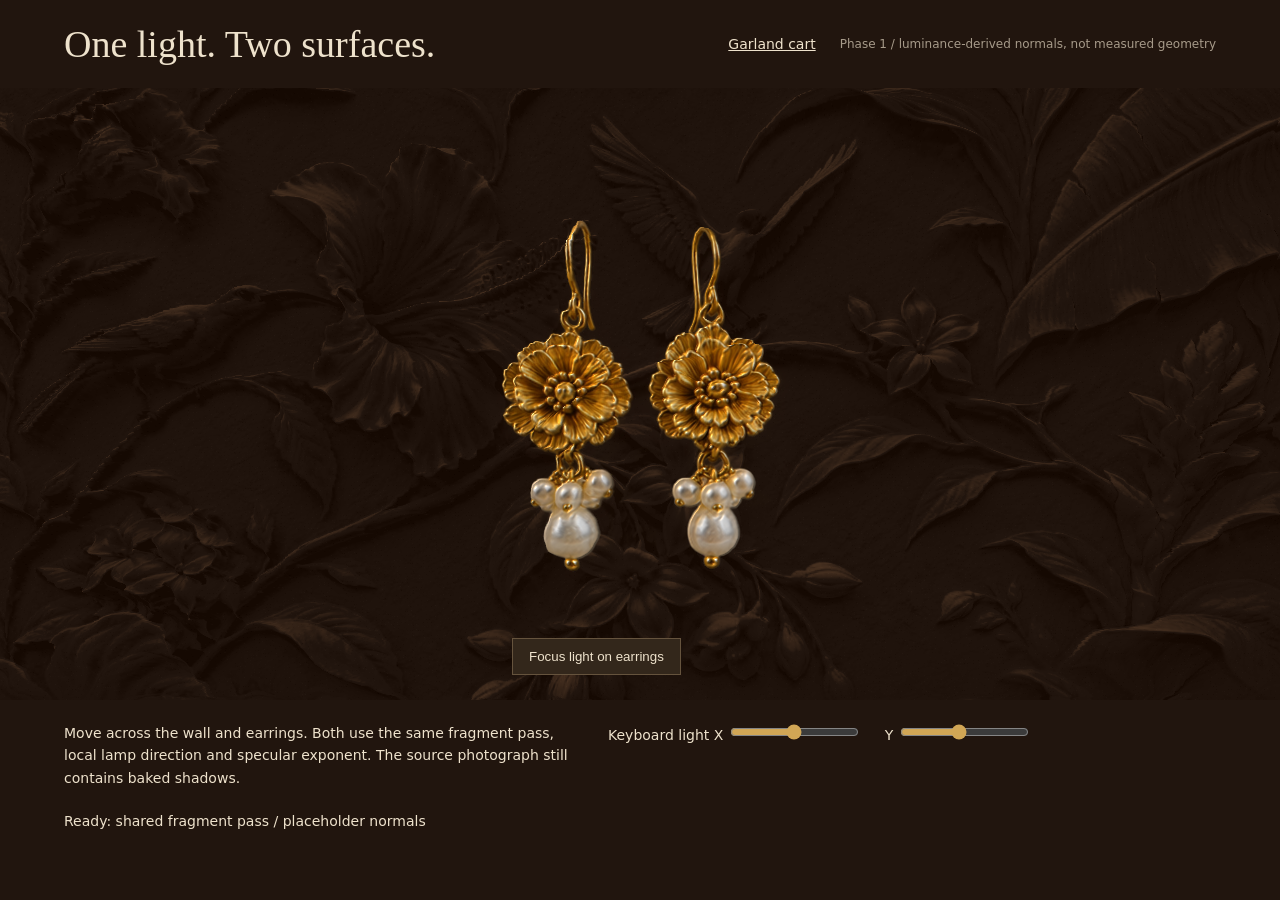
<file: docs/proto/lit-product/index.html>
<!doctype html><html lang="en"><meta charset="utf-8"><meta name="viewport" content="width=device-width,initial-scale=1"><title>Malar / Shared light study</title><link rel="stylesheet" href="../proto.css"><style>.hero{position:relative;height:68vh;background:#21150e}.hero canvas{position:absolute;inset:0}.hero canvas:not(.ready){opacity:0}#garden{position:relative}#light-control{position:absolute;left:40%;bottom:25px;z-index:2}footer p{max-width:520px}</style><header><h1>One light. Two surfaces.</h1><a href="../garland-cart/">Garland cart</a><span class="note">Phase 1 / luminance-derived normals, not measured geometry</span></header><main id="garden"><div class="hero"><canvas aria-label="Wall and earrings shaded by one shared light" role="img"></canvas></div><button id="light-control">Focus light on earrings</button></main><footer><p>Move across the wall and earrings. Both use the same fragment pass, local lamp direction and specular exponent. The source photograph still contains baked shadows.</p><label>Keyboard light X <input id="light-x" type="range" min="0" max="100" value="50"></label><label>Y <input id="light-y" type="range" min="0" max="100" value="45"></label><output id="product-status" aria-live="polite">Loading textures...</output></footer><script src="engine.js"></script><script>const hero=document.querySelector('.hero');function light(){const r=hero.getBoundingClientRect();hero.dispatchEvent(new PointerEvent('pointermove',{bubbles:true,clientX:r.left+r.width*document.querySelector('#light-x').value/100,clientY:r.top+r.height*document.querySelector('#light-y').value/100,pointerType:'mouse'}))}document.querySelectorAll('input').forEach(e=>e.oninput=light);document.querySelector('#light-control').onfocus=light;document.querySelector('#light-control').onclick=light;</script></html>
</file>
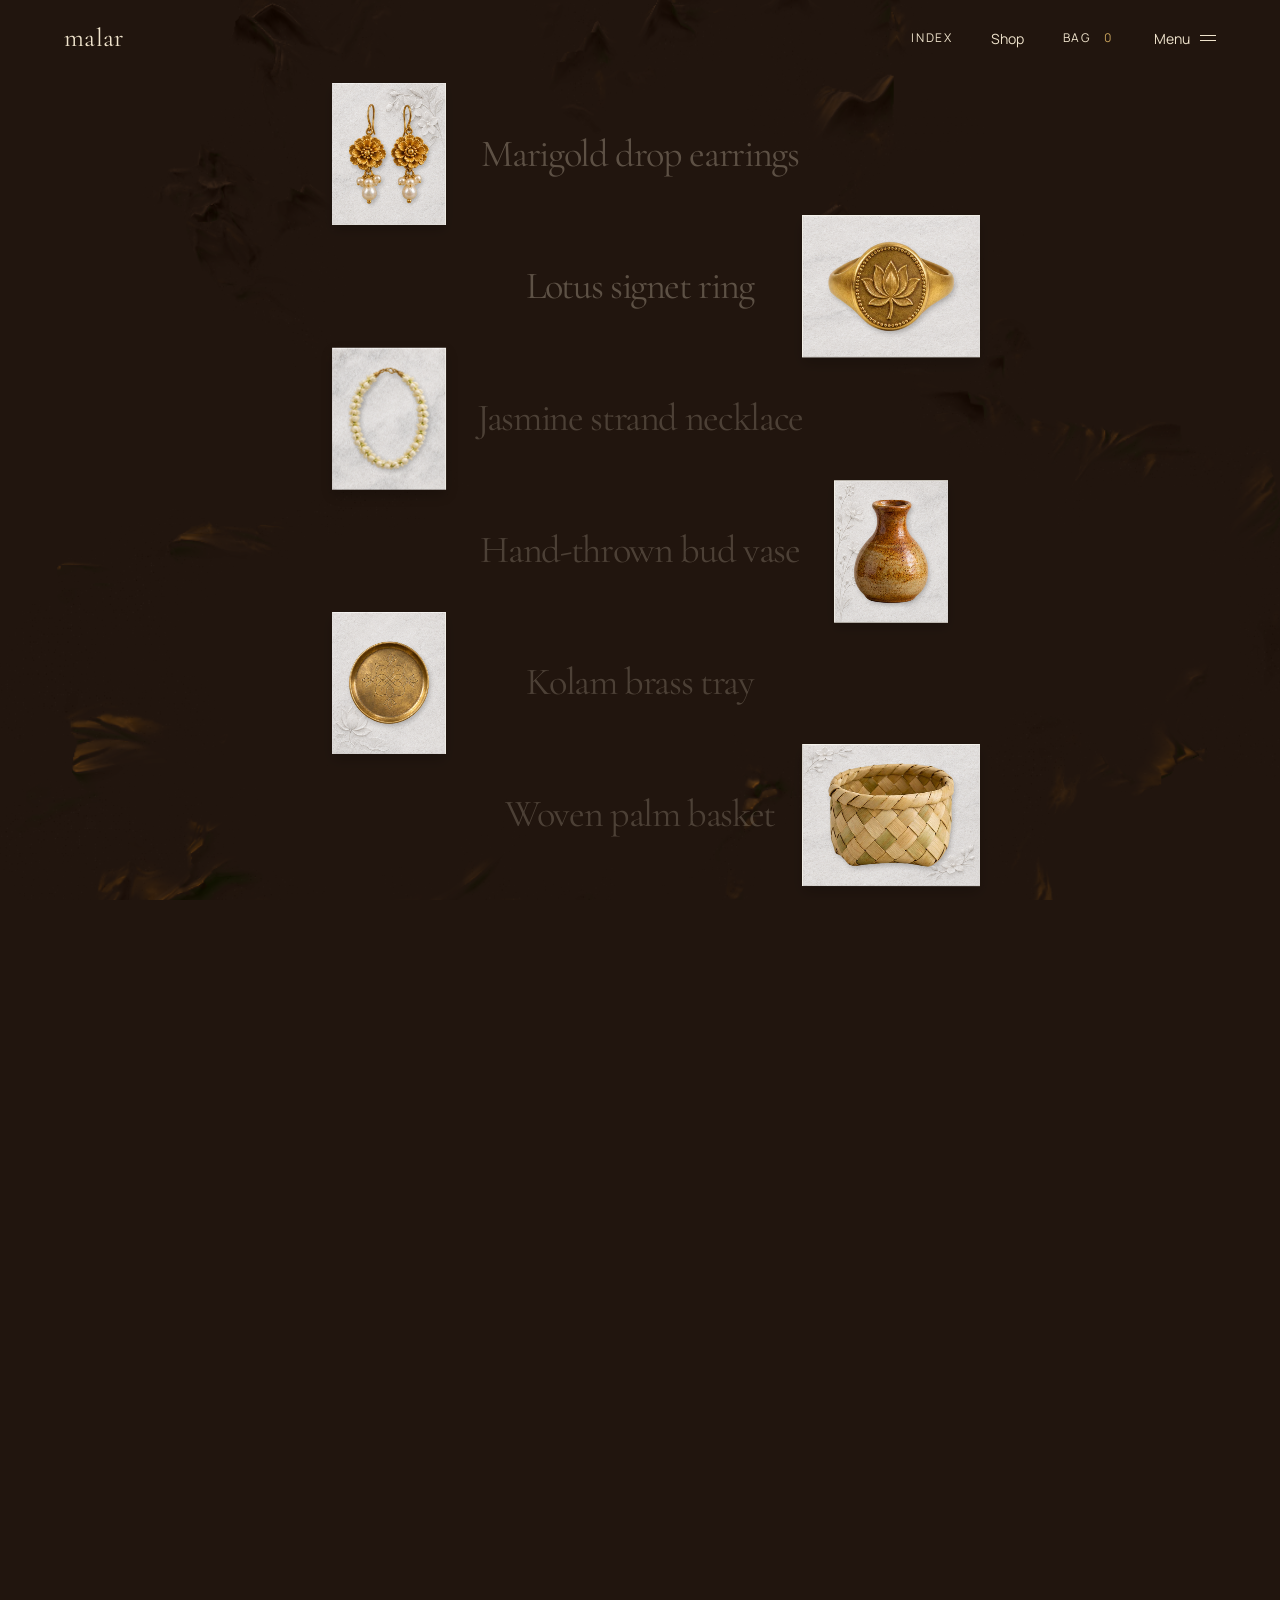
<file: docs/proto/viewing-room/index.html>
<!doctype html>
<html lang="en">
<head>
<meta charset="utf-8">
<meta name="viewport" content="width=device-width,initial-scale=1">
<meta name="theme-color" content="#21150e">
<base href="../../">
<title>Malar — Handmade jewelry &amp; objects</title>
<style>
  html {background:#21150e}
  #garden-loader {
    position:fixed; inset:0; z-index:100; display:grid; place-items:center; margin:0;
    background:#21150e; transition:opacity 180ms ease-out;
  }
  .garden-loader-number {
    color:#fff; font:400 28px/1 "Helvetica Neue", Helvetica, Arial, sans-serif;
    font-variant-numeric:tabular-nums;
  }
  #garden-loader.loaded {opacity:0}
  .garden-loading {overflow:hidden}
  @media (prefers-reduced-motion:reduce) {
    #garden-loader {transition:none}
  }
</style><script>
  document.documentElement.classList.add('garden-loading');
  if (!location.hash && !matchMedia('(prefers-reduced-motion: reduce)').matches) {
    document.documentElement.classList.add('relief-intro');
  }
  window.malarIntroFallback = setTimeout(() => {
    document.documentElement.classList.remove('garden-loading', 'relief-intro', 'relief-reveal');
    document.getElementById('garden-loader')?.remove();
  }, 15000);
  history.scrollRestoration = 'manual';
  window.addEventListener('pageshow', (event) => {
    if (!event.persisted && !location.hash) {
      window.scrollTo({ top: 0, behavior: 'instant' });
    }
  });
</script>
<link rel="stylesheet" href="garden.css?v=title-shadow">
<link rel="stylesheet" href="proto/viewing-room/room.css?v=14">
<link rel="stylesheet" href="proto/viewing-room/metal.css?v=3">
<link rel="stylesheet" href="proto/viewing-room/bag.css?v=9">
<!-- Original relief and lighting, with a separate background scroll rate. -->
<script src="garden.js?v=gallery-3" defer></script>
<script type="module" src="proto/viewing-room/room.js?v=22"></script>
</head>
<body class="ambient-landing viewing-room">
<div id="garden-loader" role="progressbar" aria-label="Loading the garden" aria-valuemin="1" aria-valuemax="100" aria-valuenow="1"><span class="garden-loader-number" aria-hidden="true">1</span></div>
<noscript><style>#garden-loader{display:none}</style><p>Enable JavaScript to explore the collection.</p></noscript>
<header class="bar">
  <a class="mark" href="./" aria-label="Malar home">malar</a>
  <button id="collection-toggle" type="button" aria-controls="collection-index" aria-expanded="false" aria-label="Open collection index" hidden>Index</button>
  <a class="shop-link" href="shop/">Shop</a>
  <button id="bag-open" class="bag-button" aria-haspopup="dialog" aria-expanded="false" aria-controls="bag">Bag <span id="bag-count">0</span></button>
  <div class="menu-disclosure">
    <button id="menu" type="button" aria-controls="site-links" aria-expanded="false">Menu <i aria-hidden="true"></i></button>
    <nav id="site-links" aria-label="Main" hidden>
      <a data-scroll="garden" href="#garden">The Garden</a>
      <a data-scroll="collection" href="#collection">Jewelry</a>
      <a data-scroll="crafts" href="#crafts">Objects</a>
      <a data-scroll="studio" href="#studio">Story</a>
      <a data-scroll="gift" href="#gift">Gift cards</a>
    </nav>
  </div>
</header>
<button id="sound" hidden aria-pressed="false">Sound off</button>

<main>
  <section class="stage" id="garden" aria-label="The collection">
    <div class="hero"><canvas aria-hidden="true"></canvas></div>
    <div class="axis"><h1 class="wordmark"><span class="wordmark-latin">MALAR</span><span class="wordmark-script" lang="ml">മലർ</span></h1></div>
    <div class="room" id="room">
      <div class="collection-track"><div class="collection-window">
        <div class="collection-gallery"><div class="collection-content"></div></div>
      </div></div>
    </div>
  </section>
</main>

<dialog id="bag" aria-labelledby="bag-title">
  <header class="bag-head">
    <h2 id="bag-title" tabindex="-1" autofocus>Bag</h2>
    <button type="button" id="bag-close">Close</button>
  </header>
  <ul id="bag-lines" aria-label="Items in your bag"></ul>
  <footer class="bag-footer">
    <p class="bag-total"><span>Total</span><span id="bag-total" aria-live="polite">$0</span></p>
    <button type="button" id="bag-checkout"><span>Checkout</span><span class="checkout-arrow" aria-hidden="true">↗</span></button>
    <p class="bag-disclaimer">Demo checkout. Nothing is charged.</p>
    <p id="bag-note" class="bag-note" role="status"></p>
  </footer>
</dialog>

</body>
</html>
</file>
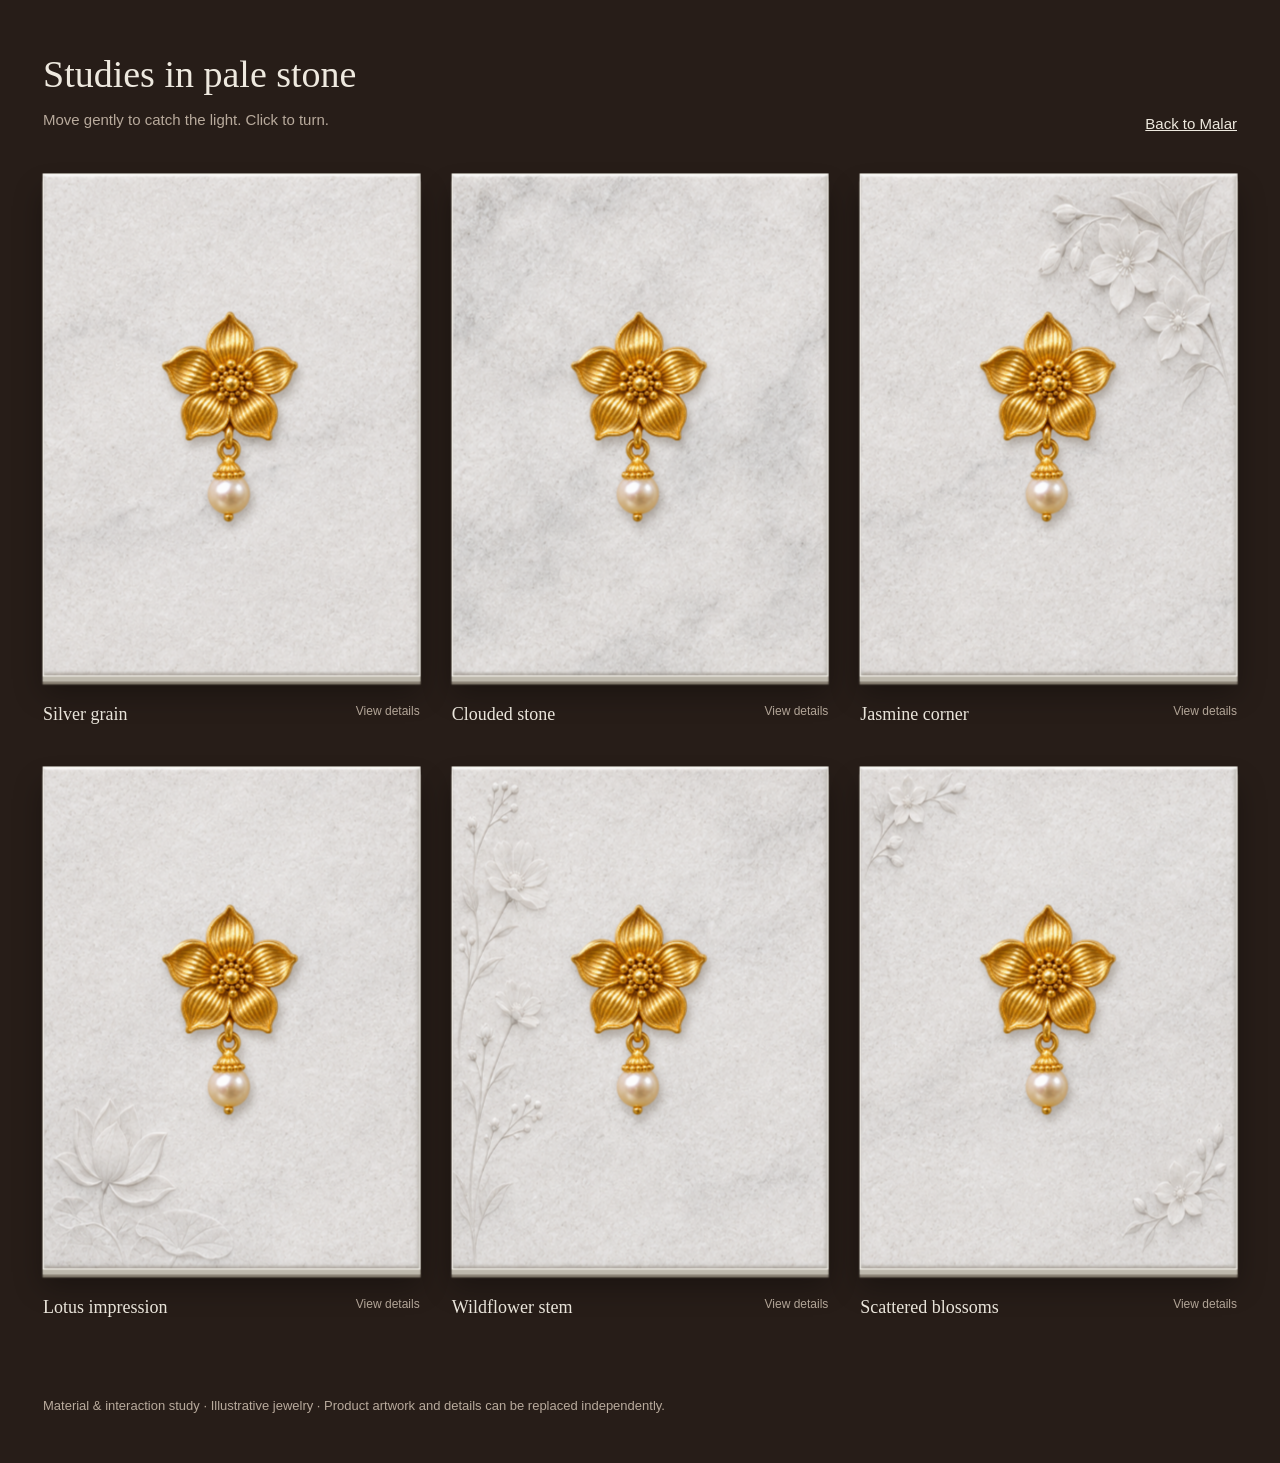
<file: docs/stone-cards.html>
<!doctype html><html lang="en"><meta charset="utf-8"><meta name="viewport" content="width=device-width,initial-scale=1"><title>Malar · Stone cards</title>
<style>
*{box-sizing:border-box}body{margin:0;background:#271d18;color:#eee9df;font:15px Arial,sans-serif}header{max-width:1250px;margin:auto;padding:52px 28px 30px;display:flex;justify-content:space-between;align-items:end}h1{font:38px Georgia;margin:0 0 12px}p{color:#b8aa9c;line-height:1.6;margin:0}a{color:inherit}main{max-width:1250px;margin:auto;padding:12px 28px 80px;display:grid;grid-template-columns:repeat(3,1fr);gap:42px 32px}.stage{perspective:1400px}.card{position:relative;width:100%;aspect-ratio:3/4;border:0;padding:0;background:none;appearance:none;-webkit-appearance:none;cursor:pointer;transform-style:preserve-3d;transform:translateY(var(--lift,0px)) rotateX(var(--rx,0deg)) rotateY(var(--ry,0deg));transition:transform .45s cubic-bezier(.2,.7,.2,1)}.turn{transform:rotateY(0deg);position:absolute;inset:0;transform-style:preserve-3d;transition:transform .85s cubic-bezier(.23,.75,.2,1)}.card.flipped .turn{transform:rotateY(180deg)}.face{position:absolute;inset:0;border-radius:0;backface-visibility:hidden;-webkit-backface-visibility:hidden;background-color:#e9e7df;background-image:url(stone-atlas.png);background-size:300% 200%;background-position:var(--pos);border:1px solid #f9f7f0;box-shadow:inset 0 1px 2px #fff,inset -2px -3px 3px #827a6955,0 5px 0 #bdb8ac,0 8px 1px #898174,0 18px 28px #0005;transform:translateZ(3px);overflow:hidden}.back{transform:rotateY(180deg) translateZ(3px);display:flex;flex-direction:column;align-items:center;justify-content:center;padding:35px;color:#51483d;text-align:center}.back h2{font:30px Georgia;font-weight:400}.back p{color:#70685d;font-size:14px}.back small{margin-top:40px}.front:after{content:"";position:absolute;inset:0;background:linear-gradient(115deg,transparent 20%,#fff9 45%,transparent 65%);opacity:var(--shine,0);transform:translateX(var(--glint,-50%));transition:opacity .4s;pointer-events:none;mix-blend-mode:soft-light}.product{width:78%;height:78%;object-fit:contain;position:absolute;left:11%;top:9%;filter:drop-shadow(3px 7px 4px #57473655);transition:filter .4s}.card:hover .product{filter:drop-shadow(5px 11px 6px #57473666)}.caption{display:flex;justify-content:space-between;margin-top:25px;gap:15px;font:18px Georgia}.caption span+span{font:12px Arial;color:#b8aa9c}button:focus-visible{outline:2px solid #d2b77e;outline-offset:14px}.foot{max-width:1250px;padding:0 28px 50px;margin:auto;font-size:13px;color:#b8aa9c}@media(max-width:850px){main{grid-template-columns:repeat(2,1fr)}header{display:block}header>a{display:inline-block;margin-top:18px}}@media(max-width:500px){main{gap:30px 15px;padding:12px 18px 45px}.caption{font-size:15px}.caption span+span{display:none}.back{padding:15px}.back h2{font-size:20px}.back p{font-size:12px}.back small{margin-top:14px}h1{font-size:30px}}@media(prefers-reduced-motion:reduce){.card,.turn,.product{transition:none}}
</style>
<header><div><h1>Studies in pale stone</h1><p>Move gently to catch the light. Click to turn.</p></div><a href="./">Back to Malar</a></header><main id="grid"></main><div class="foot">Material & interaction study · Illustrative jewelry · Product artwork and details can be replaced independently.</div>
<script>
const materials=['Silver grain','Clouded stone','Jasmine corner','Lotus impression','Wildflower stem','Scattered blossoms'];
const product={image:'stone-earring.png',name:'Jasmine drop',description:'Antique-gold floral form with a pearl drop.',note:'Illustrative product · Preview'};
const reduced=matchMedia('(prefers-reduced-motion:reduce)').matches;
materials.forEach((name,i)=>{
const article=document.createElement('article');article.className='stage';
article.innerHTML='<button class="card" aria-label="Turn '+name+' card" aria-pressed="false" style="--pos:'+((i%3)*50)+'% '+(i<3?0:100)+'%"><div class="turn"><div class="face front"><img class="product" src="'+product.image+'" alt="Gold flower earring with pearl"></div><div class="face back"><h2>'+product.name+'</h2><p>'+product.description+'</p><small>'+product.note+'</small></div></div></button><div class="caption"><span>'+name+'</span><span>View details</span></div>';
const card=article.querySelector('button');
card.addEventListener('pointermove',e=>{if(reduced||e.pointerType==='touch')return;const r=article.getBoundingClientRect(),x=(e.clientX-r.left)/r.width-.5,y=(e.clientY-r.top)/card.offsetHeight-.5;card.style.setProperty('--rx',(-y*5)+'deg');card.style.setProperty('--ry',(x*6)+'deg');card.style.setProperty('--lift','-5px');card.style.setProperty('--shine','.45');card.style.setProperty('--glint',(x*70)+'%')});
card.addEventListener('pointerleave',()=>{['--rx','--ry','--lift','--shine'].forEach(p=>card.style.removeProperty(p))});
card.addEventListener('click',()=>{const flipped=card.classList.toggle('flipped');card.setAttribute('aria-pressed',flipped);card.setAttribute('aria-label',(flipped?'Return to ':'Turn ')+name+' card')});
document.querySelector('#grid').append(article);
});
</script></html>
</file>
<file: styles.css>
:root {
  --bg: #1e130d;
  --surface: #2a1b13;
  --ink: #fbf7f2;
  --muted: #b5a393;
  --line: rgba(251, 247, 242, 0.14);
  --red: #e0142d;
  --pink: #ff7fb0;
  --orange: #ff6a12;
  --yellow: #ffc21a;
  --serif: 'Cormorant Garamond', 'Times New Roman', serif;
  --sans: 'Manrope', system-ui, sans-serif;
}
* { box-sizing: border-box; margin: 0; padding: 0; }
html { scroll-behavior: smooth; }
body { background: var(--bg); color: var(--ink); font-family: var(--sans); font-weight: 300; line-height: 1.6; overflow-x: hidden; }
a { color: inherit; text-decoration: none; }
em { font-style: italic; }

/* nav */
.nav { position: fixed; inset: 0 0 auto 0; z-index: 10; display: flex; align-items: center; justify-content: space-between; padding: 22px clamp(16px, 4vw, 48px) 40px; background: linear-gradient(to bottom, rgba(30,19,13,.85), rgba(30,19,13,.55) 55%, rgba(30,19,13,0)); }
.brand { font-family: var(--serif); font-size: 26px; letter-spacing: 0.02em; }
.nav nav { display: flex; gap: clamp(14px, 3vw, 40px); font-size: 13px; letter-spacing: 0.12em; text-transform: uppercase; }
.nav nav a, .bag { opacity: 0.85; transition: opacity .2s; }
.nav nav a:hover, .bag:hover { opacity: 1; }
.bag { font-size: 13px; letter-spacing: 0.12em; text-transform: uppercase; }
.bag span { display: inline-grid; place-items: center; width: 20px; height: 20px; margin-left: 6px; border: 1px solid currentColor; border-radius: 50%; font-size: 11px; }

/* hero */
.hero { position: relative; height: 100svh; min-height: 560px; overflow: hidden; display: grid; place-items: center; }
#garden { position: absolute; inset: 0; width: 100%; height: 100%; z-index: 2; pointer-events: none; opacity: 0; transition: opacity 1.2s ease; }
.garden-ready #garden { opacity: 1; }
.hero-copy { position: relative; z-index: 1; text-align: center; }
.hero h1 { font-family: var(--serif); font-weight: 300; font-size: clamp(120px, 24vw, 380px); line-height: 0.85; letter-spacing: -0.03em; }
.eyebrow { font-size: 12px; letter-spacing: 0.28em; text-transform: uppercase; color: var(--muted); margin-bottom: 18px; }
.sub { font-family: var(--serif); font-size: clamp(22px, 2.6vw, 34px); color: var(--ink); opacity: .85; margin-top: 10px; }
.hero-foot { position: absolute; z-index: 3; bottom: 36px; left: 0; right: 0; display: flex; flex-direction: column; align-items: center; gap: 12px; }
.hint { font-size: 12px; color: var(--muted); letter-spacing: 0.08em; }
.btn { display: inline-block; padding: 14px 30px; border: 1px solid var(--ink); border-radius: 999px; font-size: 13px; letter-spacing: 0.14em; text-transform: uppercase; transition: background .25s, color .25s; background: rgba(30,19,13,.35); backdrop-filter: blur(6px); }
.btn:hover { background: var(--ink); color: var(--bg); }

/* sections */
.section { padding: clamp(80px, 12vw, 160px) clamp(16px, 5vw, 64px); border-top: 1px solid var(--line); }
.section-head { max-width: 760px; margin: 0 auto 64px; text-align: center; }
h2 { font-family: var(--serif); font-weight: 300; font-size: clamp(40px, 6vw, 76px); line-height: 1.02; letter-spacing: -0.01em; }
h2 em { color: var(--pink); }
.lede { color: var(--muted); margin-top: 20px; font-size: 17px; }

.grid { display: grid; grid-template-columns: repeat(auto-fit, minmax(260px, 1fr)); gap: 24px; max-width: 1200px; margin: 0 auto; }
.card { position: relative; padding: 0 0 24px; }
.art { aspect-ratio: 4/5; border-radius: 4px; display: grid; place-items: center; margin-bottom: 18px; overflow: hidden;
  background: radial-gradient(120% 80% at 50% 30%, color-mix(in srgb, var(--tint) 38%, #2a1b13) 0%, var(--surface) 70%); transition: transform .5s ease; }
.card:hover .art { transform: translateY(-6px); }
.art svg { width: 52%; fill: none; stroke: #f6d9a8; stroke-width: 1.6; stroke-linecap: round; stroke-linejoin: round; filter: drop-shadow(0 0 18px color-mix(in srgb, var(--tint) 60%, transparent)); }
.card h3 { font-family: var(--serif); font-weight: 400; font-size: 26px; line-height: 1.2; }
.card p { color: var(--muted); font-size: 14px; }
.price { position: absolute; right: 0; bottom: 48px; font-size: 15px; }

/* story */
.story-inner { max-width: 760px; margin: 0 auto; text-align: center; }
.story h2 { margin-bottom: 28px; }
.story h2 em { color: var(--yellow); }
.story p:not(.eyebrow) { color: #d9d0c7; font-size: 18px; }
.facts { display: grid; grid-template-columns: repeat(3, 1fr); gap: 16px; margin-top: 56px; border-top: 1px solid var(--line); padding-top: 32px; }
.facts strong { display: block; font-family: var(--serif); font-weight: 400; font-size: 44px; line-height: 1; }
.facts span { font-size: 12px; letter-spacing: .2em; text-transform: uppercase; color: var(--muted); }

/* gift */
.gift { display: grid; grid-template-columns: 1fr 1fr; gap: clamp(32px, 6vw, 96px); align-items: center; max-width: 1200px; margin: 0 auto; border-top: 1px solid var(--line); }
.gift-card { position: relative; aspect-ratio: 1.6; border-radius: 18px; background: var(--surface); border: 1px solid var(--line); overflow: hidden; box-shadow: 0 40px 80px -30px rgba(224, 20, 45, .35); }
.bloom { position: absolute; border-radius: 50%; filter: blur(2px); }
.bloom::after { content: ''; position: absolute; inset: 38%; border-radius: 50%; background: #1a0505; }
.b1 { width: 44%; aspect-ratio: 1; right: -8%; top: -14%; background: conic-gradient(from 10deg, var(--red), #ff4a55, var(--red), #a80f22, var(--red)); }
.b2 { width: 30%; aspect-ratio: 1; right: 26%; bottom: -12%; background: conic-gradient(from 40deg, var(--orange), #ffa046, var(--orange), #c04208, var(--orange)); }
.b3 { width: 20%; aspect-ratio: 1; left: 8%; top: 12%; background: conic-gradient(var(--pink), #ffc2da, var(--pink), #d0457f, var(--pink)); }
.b3::after { background: var(--yellow); }
.gc-brand { position: absolute; left: 7%; bottom: 12%; font-family: var(--serif); font-size: clamp(40px, 6vw, 72px); line-height: 1; }
.gc-label { position: absolute; left: 7.5%; bottom: 6%; font-size: 11px; letter-spacing: .3em; text-transform: uppercase; color: var(--muted); }
.gc-amount { position: absolute; right: 7%; bottom: 8%; font-family: var(--serif); font-size: 28px; }
.gift h2 em { color: var(--orange); }
.gift-copy p:not(.eyebrow) { color: var(--muted); margin: 20px 0 28px; font-size: 17px; }
.amounts { display: flex; gap: 10px; flex-wrap: wrap; margin-bottom: 28px; }
.amounts button { font: inherit; color: var(--ink); background: transparent; border: 1px solid var(--line); border-radius: 999px; padding: 10px 18px; cursor: pointer; }
.amounts button.on, .amounts button:hover { border-color: var(--ink); }

/* footer */
.footer { border-top: 1px solid var(--line); padding: 80px clamp(16px, 5vw, 64px) 40px; text-align: center; }
.foot-brand { font-family: var(--serif); font-size: clamp(80px, 16vw, 200px); line-height: .9; letter-spacing: -0.03em; }
.news { max-width: 460px; margin: 40px auto; }
.news label { display: block; color: var(--muted); margin-bottom: 14px; }
.news div { display: flex; border: 1px solid var(--line); border-radius: 999px; padding: 4px; }
.news input { flex: 1; min-width: 0; background: transparent; border: 0; color: var(--ink); padding: 10px 16px; font: inherit; outline: none; }
.news button { background: var(--ink); color: var(--bg); border: 0; border-radius: 999px; padding: 10px 22px; font: inherit; font-weight: 500; cursor: pointer; }
.small { font-size: 12px; color: var(--muted); }

@media (max-width: 760px) {
  .nav nav { display: none; }
  .gift { grid-template-columns: 1fr; }
  .price { position: static; display: block; margin-top: 4px; }
}
@media (prefers-reduced-motion: reduce) { html { scroll-behavior: auto; } .art { transition: none; } }
</file>
<file: docs/garden.css>
*{box-sizing:border-box}html{scroll-behavior:smooth}body{margin:0;background:#e5dfd4;color:#302d27;font:16px Arial,sans-serif}a,button{color:inherit;text-decoration:none}button{font:inherit;background:none;border:0;padding:10px;cursor:pointer}.stage{height:145vh}.hero{position:sticky;top:0;height:100svh;overflow:hidden;isolation:isolate;background:#e5dfd4 url(garden.jpg) center/cover}.hero:before{content:"";position:absolute;inset:0;background:#eee7db77;z-index:-1}canvas{position:absolute;inset:0;width:100%;height:100%;z-index:-1;opacity:0;transition:opacity .75s}.ready{opacity:1}#menu{position:absolute;top:4%;right:3%;display:flex;align-items:center;gap:12px;font-size:.88rem}i{width:16px;height:6px;border-block:1px solid}.axis{position:absolute;top:50%;left:8%;right:8%;display:grid;grid-template-columns:1fr auto 1fr;align-items:center;transform:translateY(-50%);animation:enter 1.5s both}.signature{display:flex;align-items:center;gap:15px;font:600 .76rem Georgia,serif;letter-spacing:.27em}.signature span{font-size:1.65rem;letter-spacing:0;font-weight:400}.axis h1{font:400 clamp(1.8rem,3.2vw,3.7rem)/1.04 Georgia,serif;letter-spacing:-.06em;margin:0;text-align:center}.scroll{justify-self:end;font-size:.875rem}.foot{position:absolute;bottom:4%;left:3.5%;right:3%;display:flex;justify-content:space-between;align-items:center;font-size:.875rem}.foot span{margin-left:8px}.phone{display:none}#studio{min-height:100svh;background:#372f29;color:#f4e9db;display:grid;grid-template-columns:1.1fr 1fr;align-items:center;gap:8vw;padding:9vw 8vw}.detail{height:65vh;background:url(garden-tall.jpg) 48% 48%/cover}article{max-width:34rem}small{font-size:.75rem;letter-spacing:.2em}h2{font:400 clamp(3rem,6vw,7rem)/.98 Georgia,serif;letter-spacing:-.06em;margin:.45em 0}p{line-height:1.65;max-width:31em}article a{display:inline-block;margin-top:2rem;border-bottom:1px solid;padding-bottom:6px}dialog{width:100%;height:100svh;max-width:none;max-height:none;border:0;margin:0;background:#e7e0d5;color:#302d27;padding:6vw}dialog[open]{display:grid;align-content:center}dialog form{position:absolute;top:4%;right:3%}nav a{display:block;width:fit-content;font:400 clamp(3.6rem,8vw,9rem)/1.25 Georgia,serif;letter-spacing:-.065em}dialog div{margin-top:3rem}a:hover{text-decoration:underline;text-underline-offset:5px}@keyframes enter{from{opacity:0;translate:0 10px}to{opacity:1;translate:0 0}}@media(max-aspect-ratio:1/1){.hero{background-image:url(garden-tall.jpg)}.axis{display:flex;flex-direction:column;gap:1.6rem}.axis h1{font-size:clamp(2.6rem,8vw,4rem)}.phone{display:block}.scroll{font-size:.8rem}.stage{height:128svh}#studio{grid-template-columns:1fr;padding:3rem 7vw;gap:2rem}.detail{height:48svh}.foot{left:6%;right:4%}}@media(prefers-reduced-motion:reduce){html{scroll-behavior:auto}*,*:before{animation:none!important;transition:none!important}.stage{height:100svh}}


.stage{position:relative;height:calc(max(510svh,542vw) + 100svh)}
#grove{position:absolute;top:38%;pointer-events:none}
.hero{background-image:url(wall-water.jpg);background-position:center var(--wall-position,0%);background-size:cover}
@media(max-aspect-ratio:1/1){.stage{height:calc(max(450svh,864vw) + 100svh)}.hero{background-image:url(wall-tall-water.jpg)}}

.hero{background-color:#21150e;background-blend-mode:multiply;color:#fff}
.hero:before{background:transparent}

.stage>.axis{top:50svh;color:#fff;pointer-events:none}
.stage>.axis a{pointer-events:auto}
.hero:focus-within #menu:focus-visible,.stage a:focus-visible,.stage button:focus-visible{outline:2px solid #c5a16a;outline-offset:5px}
#studio{background:#36271f;color:#eee4d4}
#studio small{color:#c5a16a}
dialog{background:#21150e;color:#fff}

.axis .wordmark {
  text-shadow:0 2px 5px rgb(0 0 0 / 40%);
  grid-column: 2;
  display: flex;
  flex-direction: column;
  align-items: center;
  gap: .12em;
  font-size: clamp(3rem, 8.5vw, 7.5rem);
  line-height: .95;
  letter-spacing: normal;
}
.wordmark-latin {
  font: 600 .64em/1 Georgia, serif;
  letter-spacing: .24em;
  padding-inline-start: .24em;
  transform: scaleX(1.12);
}
.axis .scroll {
  grid-column: 3;
}
@media (max-aspect-ratio: 1/1) {
  .axis .scroll {
    position: absolute;
    top: calc(100% + 1.6rem);
  }
}

#studio {
  position: relative;
}
.studio-controls {
  position: absolute;
  inset: .25rem 3% auto auto;
  display: flex;
  gap: .5rem;
}
.studio-controls #menu {
  position: static;
}
.studio-controls button:focus-visible {
  outline: 2px solid #c5a16a;
  outline-offset: 2px;
}

.wordmark-script {
  font: 400 .4em/1.25 "Malayalam Sangam MN", "Noto Sans Malayalam", "Nirmala UI", sans-serif;
}

.shop-header, .shop-footer {
  display: flex;
  align-items: center;
  justify-content: space-between;
  flex-wrap: wrap;
  gap: 1rem 2rem;
  padding: 1.5rem clamp(1.25rem, 7vw, 7rem);
  background: #21150e;
  color: #f2e8d8;
}
.shop-brand {
  font: 600 1rem Georgia, serif;
  letter-spacing: .22em;
}
.shop-nav, .shop-controls {
  display: flex;
  align-items: center;
  flex-wrap: wrap;
  gap: .5rem 1.25rem;
}
.shop-nav a {
  font: inherit;
  letter-spacing: normal;
}
.shop-controls #menu {
  position: static;
}
.shop-section {
  padding: clamp(3rem, 8vw, 8rem) clamp(1.25rem, 7vw, 7rem);
  background: #eee6d8;
  color: #2d211a;
}
.shop-section h2 {
  margin: 0;
}
#crafts, #gift {
  background: #e6d9c6;
}
.product-grid {
  display: grid;
  grid-template-columns: repeat(auto-fit, minmax(min(100%, 13rem), 1fr));
  gap: 1.5rem;
  margin: 2.5rem 0 0;
  padding: 0;
  list-style: none;
}
.product-placeholder {
  aspect-ratio: 4 / 5;
  background: radial-gradient(ellipse at 32% 22%, #d9bda1, #83664f);
}
.product-grid li:nth-child(2) .product-placeholder {
  background: radial-gradient(ellipse at 55% 28%, #dcd1b7, #8b7e63);
}
.product-grid li:nth-child(3) .product-placeholder {
  background: radial-gradient(ellipse at 32% 40%, #c6a88f, #745c50);
}
.product-grid h3 {
  margin: .8rem 0 0;
  font: 400 1.4rem Georgia, serif;
}
.shop-feature {
  display: grid;
  grid-template-columns: repeat(2, minmax(0, 1fr));
  align-items: center;
  gap: clamp(2rem, 6vw, 6rem);
}
#studio.shop-feature { min-height: auto; }
.shop-feature .detail { height: auto; aspect-ratio: 4 / 3; }
.gift-preview {
  display: grid;
  place-content: center;
  gap: 1rem;
  aspect-ratio: 8 / 5;
  background: #36271f;
  color: #f2e8d8;
  text-align: center;
}
.gift-preview span { font: 600 clamp(1.5rem, 4vw, 4rem) Georgia, serif; letter-spacing: .2em; }
.shop-footer p { margin: 0; }
@media (max-width: 640px) {
  .shop-feature, #studio.shop-feature { grid-template-columns: 1fr; }
}

.ambient-landing { background:#21150e }
.ambient-landing > #menu { position:fixed; z-index:10; inset:clamp(14px,4vh,42px) clamp(16px,3vw,55px) auto auto; color:white; mix-blend-mode:difference }
.ambient-landing main,.ambient-landing footer { transition:opacity .85s ease }
.menu-open { overflow:hidden }


.menu-open > #menu { opacity:0 }

#garden-menu {
  position:fixed; inset:0; margin:0; width:100%; height:100dvh;
  padding:0; overflow:hidden; background:transparent; color:#35291f;
}
#garden-menu::backdrop {background:transparent}
#garden-menu[open] {display:block}
#garden-menu {
  --engraving-font: Baskerville, "Hoefler Text", Georgia, serif;
  --engraving-color: #51351b;
  --engraving-edge: 0 -.45px .25px #26160ba8, 0 .7px .32px #fff0b8af;
}
.leaf-menu {
  position:absolute; right:0; top:0; bottom:0; width:min(12rem,54vw);
  isolation:isolate; pointer-events:none;
}
canvas.leaf-surface {position:absolute; inset:0; width:100%; height:100%; opacity:1; transition:none; z-index:-1}
.fold-stage {
  position:absolute; inset:0; margin:0; perspective:950px; perspective-origin:100% 50%;
  z-index:-1; pointer-events:none;
}
.fold-face {
  position:absolute; top:0; right:0; height:100%; width:33.333334%; margin:0;
  transform-origin:100% 50%; transform-style:preserve-3d;
  background-image:url(gilded-edge.png); background-repeat:no-repeat;
}
.fold-face > .fold-face { right:100%; width:100% }
.foil-reflection {
  position:absolute; inset:0; margin:0; pointer-events:none; opacity:0;
  transition:opacity .18s ease;
}
.foil-reflection::before,.foil-reflection::after {
  content:""; position:absolute; inset:0;
  background-image:url(gilded-reflections.webp);
  background-repeat:no-repeat; background-size:428.571429% 700%;
}
.foil-reflection::before {background-position:var(--foil-column) var(--reflection-from,50%)}
.foil-reflection::after {
  background-position:var(--foil-column) var(--reflection-to,50%);
  opacity:var(--reflection-mix,0);
}
.leaf-menu.lit:not(.in-fold) .foil-reflection {opacity:1}
@media(prefers-reduced-motion:reduce){.foil-reflection{transition:none}}
canvas.crease-detail {
  position:absolute; inset:0 0 0 auto; width:9px; height:100%;
  opacity:1; transition:none; z-index:auto; pointer-events:none;
}
.ink-slice {position:absolute; inset:0; overflow:hidden; margin:0; backface-visibility:hidden}
.ink-page {position:absolute; top:0; width:300%; height:100%; margin:0}
#garden-menu .ink-page :is(form,nav) {opacity:1; pointer-events:none}
.leaf-menu.in-fold > :is(form,nav), .leaf-menu:not(.in-fold) .ink-slice {opacity:0}
.fold-face::after {
  content:""; position:absolute; inset:0; pointer-events:none;
  background:linear-gradient(105deg,rgba(255,242,192,var(--shine)),transparent 85%),
    linear-gradient(to left,rgba(86,52,17,var(--shade)),rgba(56,36,14,var(--shade)));
  box-shadow:inset -1px 0 rgba(100,60,20,var(--crease));
}
.leaf-menu nav,.leaf-menu form {pointer-events:auto; opacity:var(--ink,0)}
#garden-menu form {position:absolute; top:clamp(.4rem,3vh,1.6rem); right:1rem; z-index:1}
#garden-menu form button {
  color:var(--engraving-color);
  font:400 .95rem/1.2 var(--engraving-font);
  font-synthesis:none;
  text-shadow:var(--engraving-edge);
}
#garden-menu nav {
  position:absolute; inset:14% .65rem 15% .65rem; display:flex; flex-direction:column;
  justify-content:safe center; align-items:center; gap:clamp(.6rem,4.2vh,2.35rem);
  overflow:auto;
}
#garden-menu nav a {
  flex:none;
  font:400 clamp(1.05rem,1.48vw,1.3rem)/1.1 var(--engraving-font);
  font-synthesis:none;
  text-align:center; letter-spacing:.025em;
  padding:.29em .3em;
  color:var(--engraving-color);
}
#garden-menu nav a span {filter:url(#engraved-lettering)}
#garden-menu nav a:hover {color:#2c1c0d; text-decoration:none}
#garden-menu :focus-visible {outline:1px solid currentColor; outline-offset:3px}
.ambient-landing :is(.shop-section, #crafts, #gift, #studio.shop-feature) {
  background:#21150e;
  color:#f3e9d5;
}
#studio small {color:#e5cfaa}

/* Opening strokes are driven by the same relief field as pointer movement. */
.ambient-landing .stage > .axis { animation:none }
.relief-intro .stage > .hero { background-image:none }
.relief-intro .wordmark > span { opacity:0 }
/* A brief lift preserves the wordmark size and horizontal stretch. */
.relief-reveal .wordmark > span {
  animation:surface-lettering .9s ease-in-out both;
  transform-origin:50% 60%;
}
.relief-reveal .wordmark-script { animation-delay:.04s }
@keyframes surface-lettering {
  0% { opacity:0; translate:0 1px; filter:drop-shadow(0 0 0 transparent) }
  60% { opacity:1; translate:0 -3px; filter:drop-shadow(0 5px 3px #090503a6) }
  100% { opacity:1; translate:0 0; filter:drop-shadow(0 0 0 transparent) }
}
@media(prefers-reduced-motion:reduce) {
  .relief-intro .wordmark > span { opacity:1; mask-image:none; animation:none }
}
</file>
<file: docs/proto/viewing-room/room.css>
@font-face{font-family:MalarEditorial;src:url(../../fonts/cormorant-regular.ttf) format("truetype");font-display:swap}
@font-face{font-family:MalarText;src:url(../../fonts/manrope-regular.ttf) format("truetype");font-display:swap}

:root{
  --ink:#efe3cc;--ink-2:#cdbfa6;--gold:#c9a35c;--ground:#21150e;
  --serif:MalarEditorial,"Cormorant Garamond",Georgia,serif;
  --sans:MalarText,system-ui,sans-serif;
  --pad:clamp(20px,5vw,72px);
}
*{box-sizing:border-box}
html{background:var(--ground);scroll-behavior:auto;overflow-x:clip}
html:has(dialog[open]){overflow:hidden}
body{margin:0;color:var(--ink);font:14px/1.5 var(--sans);-webkit-font-smoothing:antialiased}
button{font:inherit;color:inherit;background:none;border:0;padding:0;cursor:pointer}
a{color:inherit;text-decoration:none}
:focus-visible{outline:1px solid var(--gold);outline-offset:6px}
[hidden]{display:none!important}

/* The wall: same structure the homepage gives garden.js */
.stage{position:relative;isolation:isolate}
.hero{position:sticky;top:0;height:100svh;margin-bottom:-100svh;overflow:hidden;z-index:0;
  background:var(--ground) url(../../wall-water.jpg) center var(--wall-position,0%)/cover;background-blend-mode:multiply}
.hero canvas{position:absolute;inset:0;width:100%;height:100%;opacity:0;transition:opacity .75s}
.hero canvas.ready{opacity:1}
@media (max-aspect-ratio:1/1){.hero{background-image:url(../../wall-tall-water.jpg)}}

/* Top bar */
.bar{position:fixed;inset:0 0 auto 0;z-index:5;display:flex;justify-content:space-between;align-items:baseline;
  padding:26px var(--pad);pointer-events:none}
.bar>*{pointer-events:auto}
.mark{font:400 26px/1 var(--serif);letter-spacing:.01em}
.bag-button{font-size:12px;letter-spacing:.16em;text-transform:uppercase}
.bag-button span{display:inline-block;min-width:1.2em;margin-left:.5em;color:var(--gold);font-variant-numeric:tabular-nums}

.room{position:relative;z-index:1}
/* Elements sit ON the wall, the way a print sits on plaster:
   flat, opaque, no glow or scrim. The wall scrolls with them and the
   relief lives in the bare gaps between. */
.room{padding:0 var(--pad)}
.statement{min-height:92svh;display:grid;place-content:center;justify-items:center;text-align:center;gap:26px}
.statement.short{min-height:64svh}
.statement .label{margin:0;font:400 18px/1 var(--serif);color:var(--ink-2)}
.statement h1,.statement h2{margin:0;font:400 clamp(28px,3.3vw,52px)/1.14 var(--serif);letter-spacing:-.012em;max-width:19em;text-wrap:balance}

.piece{display:grid;grid-template-columns:repeat(12,minmax(0,1fr));column-gap:clamp(12px,1.6vw,24px);align-items:center;margin:0 auto clamp(200px,42vh,420px);max-width:1440px;width:92%}
.plate{grid-row:1;width:min(100%,44svh);aspect-ratio:4/5;display:grid;place-items:center;background:#e9e0d0;overflow:hidden}
.plate.wide{width:min(100%,69svh);aspect-ratio:5/4}
.v2 .plate,.v4 .plate,.v6 .plate{justify-self:end}
.plate img{display:block;max-width:62%;max-height:68%;width:auto;height:auto;filter:drop-shadow(6px 12px 10px rgba(60,40,20,.28))}
.text{grid-row:1}
.v1 .plate{grid-column:1/span 6}.v1 .text{grid-column:8/span 4}
.v2 .plate{grid-column:7/span 6}.v2 .text{grid-column:2/span 4;align-self:center}
.v3 .plate{grid-column:2/span 5}.v3 .text{grid-column:8/span 4;align-self:center}
.v4 .plate{grid-column:7/span 6}.v4 .text{grid-column:2/span 4}
.v5 .plate{grid-column:2/span 4}.v5 .text{grid-column:7/span 4;align-self:center}
.v6 .plate{grid-column:7/span 6}.v6 .text{grid-column:2/span 4;align-self:center}
.no{margin:0 0 18px;font-size:12px;letter-spacing:.16em;color:var(--ink-2);font-variant-numeric:tabular-nums}
.text h3{margin:0;font:400 clamp(28px,3vw,48px)/1.1 var(--serif);letter-spacing:-.012em;text-wrap:balance}
.spec{margin:14px 0 0;color:var(--ink-2)}
.buy{display:flex;align-items:baseline;gap:22px;margin-top:30px}
.price{font:400 22px/1 var(--serif);font-variant-numeric:tabular-nums}
.add{font-size:12px;letter-spacing:.16em;text-transform:uppercase;padding-bottom:6px;border-bottom:1px solid var(--ink);transition:color .2s,border-color .2s}
.add:hover{color:var(--gold);border-color:var(--gold)}
.in-bag{font-size:12px;color:var(--ink-2)}

/* One entrance for text: it comes into focus */
.reveal{opacity:0;filter:blur(10px);transition:opacity 1.1s cubic-bezier(.2,.7,.2,1),filter 1.1s cubic-bezier(.2,.7,.2,1)}
.reveal.in{opacity:1;filter:none}

.end{margin:0;padding:0 0 40px;color:var(--ink-2);font-size:12px}

@media (max-width:760px){
  .piece{display:block;width:100%;margin-bottom:28vh}
  .plate,.plate.wide{width:min(100%,55svh);margin:0 auto 22px}.plate:not(.wide){width:min(100%,35svh)}
  .v2 .plate{width:min(88%,55svh)}.v5 .plate{width:min(80%,35svh)}
  .v2 .plate{margin-left:auto}
  .text{padding-top:0!important}
}
@media (prefers-reduced-motion:reduce){
  .reveal{opacity:1;filter:none;transition:none}
}


/* Continuous gallery: preserve the original landing and its engine. */
.viewing-room .stage{height:auto;min-height:100svh}
.viewing-room .hero{isolation:isolate}
.viewing-room .hero:before{display:none}
.viewing-room .hero:after{content:"";position:absolute;inset:0;background:#050505;opacity:var(--night,0);pointer-events:none;z-index:1}
.viewing-room .hero canvas{z-index:0}
.viewing-room .stage>.axis{z-index:2}
.viewing-room .bar{z-index:6;align-items:center;justify-content:flex-end;gap:clamp(20px,3vw,46px);padding-block:16px}
.viewing-room .mark{margin-right:auto;visibility:hidden}
.viewing-room .bar.show-mark .mark{visibility:visible}
.viewing-room .bar button{min-height:44px}
.viewing-room .bar #menu{position:static;display:inline-flex;align-items:center;gap:10px;padding:0;font:14px var(--sans)}
.collection-content{position:relative;display:flow-root;padding-top:116svh}
.collection-track.with-camera{height:var(--track-height);position:relative}
.with-camera .collection-window{position:sticky;top:0;height:100svh;overflow:clip;isolation:isolate}
.with-camera .collection-gallery{position:absolute;inset:0;overflow:clip;contain:strict}
.with-camera .collection-content{will-change:transform;transform-origin:50% 0}
.viewing-room .piece{scroll-margin-top:100px}
.room-heading{font:400 clamp(32px,4vw,56px)/1.08 var(--serif);margin:0 0 5vh 8%;color:var(--ink);scroll-margin-top:120px}
.viewing-room #crafts.room-heading.objects{background:transparent;margin:6vh 0 5vh 51%}
.viewing-room .plate{position:relative;display:block;background:none;overflow:visible;perspective:1600px;transform-style:preserve-3d;outline:none;cursor:default}
.plate-motion{position:absolute;inset:0;transform-style:preserve-3d;transform:translate3d(0,var(--card-travel,0px),0) rotateX(var(--card-pitch,0deg)) rotateY(var(--card-yaw,0deg));will-change:transform}
.plate-stone{position:absolute;inset:0;background:#e9e7df url('../../stone-atlas.png') var(--stone-pos,50% 0)/300% 200%;border:1px solid #f3f0e7;border-radius:0;box-shadow:inset 0 0 0 1px #ffffff40,0 18px 40px #00000035;backface-visibility:hidden;transform:translateZ(0)}
/* Thin edge, not the old stacked bottom lip. */
.plate-stone:before,.plate-stone:after{content:"";position:absolute;background:#c3bfb3;pointer-events:none}
.plate-stone:before{inset:0 auto 0 0;width:2px;transform-origin:left;transform:rotateY(90deg)}
.plate-stone:after{inset:auto 0 0;height:2px;transform-origin:bottom;transform:rotateX(-90deg)}
.object-layer,.object-shadow{position:absolute;inset:0;display:grid;place-items:center;pointer-events:none}
.object-layer{transform:translateZ(var(--object-height,25px)) rotateX(var(--object-pitch,0deg)) rotateY(var(--object-yaw,0deg));transform-style:preserve-3d}
.viewing-room .object-layer img,.viewing-room .object-shadow img{width:70%;height:72%;object-fit:contain;max-width:none;max-height:none;filter:none;user-select:none;-webkit-user-drag:none}
.object-shadow{transform:translate3d(var(--shadow-x,5px),var(--shadow-y,9px),1px)}
.viewing-room .object-shadow img{filter:brightness(0) blur(8px);opacity:.23}
.viewing-room .plate{pointer-events:none}
.plate-motion{pointer-events:auto}
.plate:focus-visible{outline:none}
.plate:focus-visible .plate-motion{outline:1px solid var(--gold);outline-offset:10px}
.viewing-room .text{position:relative;z-index:2;transform:translate3d(0,var(--text-travel,0px),0)}
.viewing-room .text h3{color:var(--ink)}
.viewing-room .buy{flex-wrap:wrap}
.night-garden{position:relative;height:280svh;margin:0 calc(-1 * var(--pad));isolation:isolate;scroll-margin-top:0}
.night-stage{position:sticky;top:0;height:100svh;overflow:hidden;overflow:clip;display:grid;place-items:center;isolation:isolate}
.night-flowers{position:absolute;inset:0;pointer-events:none;contain:layout paint}
.flower-place{position:absolute;left:var(--x);top:var(--y);width:var(--w);height:var(--h);z-index:var(--layer);transform:translate3d(var(--push-x,0px),var(--push-y,0px),0) rotate(calc(var(--stem-angle) + var(--bend,0deg))) scale(var(--lift-scale,1));transform-origin:50% 50%;pointer-events:none;cursor:grab;will-change:auto}
.flower-place.picked{z-index:20;cursor:grabbing}
.flower-reveal{height:100%;opacity:var(--bloom,0);transform:translate3d(var(--enter-x,0px),var(--enter-y,95px),0) rotate(var(--enter-turn,0deg)) scale(var(--bloom-scale,.76));transform-origin:50% var(--growth-origin,90%);will-change:auto}
.night-flower{display:block;width:100%;height:100%;object-fit:contain;filter:saturate(.62) brightness(var(--light,.65)) contrast(1.06);transform-origin:50% 90%;will-change:auto;user-select:none;-webkit-user-drag:none;transition:filter .5s}

.flower-place.picked .night-flower{filter:saturate(.78) brightness(.94) drop-shadow(0 16px 25px #0008)}
.night-copy{position:relative;z-index:1;text-align:center;padding:24px;max-width:600px;opacity:var(--copy-presence,0);transform:translateY(calc((1 - var(--copy-presence,0))*14px))}
.night-copy .night-eyebrow{font:10px/1.5 var(--sans);letter-spacing:.2em;text-transform:uppercase;margin:0 0 24px;color:#a8a39a}
.night-copy h2{font:400 clamp(34px,4.4vw,66px)/1.12 var(--serif);letter-spacing:-.025em;margin:0 0 32px;color:#e8e4dc}
.night-copy a{font:10px var(--sans);letter-spacing:.12em;border-bottom:1px solid #efe3cc50;padding-bottom:7px;color:#b8b2a7}
.night-note{position:absolute;bottom:30px;left:var(--pad);right:var(--pad);display:flex;justify-content:space-between;gap:20px;font:11px/1.5 var(--sans);color:#a69c8d;opacity:var(--note-presence,0)}
.night-note button{padding:0;font:inherit}
.viewing-room .end{font-size:11px;opacity:.7;padding:0 0 14vh}
@media(max-width:760px){
 .viewing-room .bar #menu{font-size:12px}
 .viewing-room .plate{transform-style:flat}.plate-motion{will-change:auto}
 .collection-content{padding-top:115svh}.room-heading{margin-left:0}.viewing-room #crafts.room-heading.objects{margin-left:0}
 .flower-place{left:var(--mx);top:var(--my);width:var(--mw);height:var(--mh);--stem-angle:var(--ma)!important}
 .night-copy{max-width:90vw;margin-top:-9svh}.night-note{font-size:10px}.night-garden{height:260svh}
}
@media(prefers-reduced-motion:reduce){
 .plate-motion,.object-layer,.object-shadow,.viewing-room .text{transform:none!important;will-change:auto}
 .flower-place,.flower-reveal,.night-flower{will-change:auto}.night-flower{transform:none!important}
 .reveal{opacity:1;filter:none;transition:none}
}
.viewing-room #studio.room-story{display:block;min-height:0;padding:0;background:transparent;max-width:700px;margin:8vh auto 24vh;text-align:center;scroll-margin-top:120px}
.room-story h2,.room-gift h2{font:400 clamp(36px,4vw,60px)/1.1 var(--serif);margin:0 0 24px;letter-spacing:-.012em}
.room-story p{font:400 clamp(24px,3vw,40px)/1.3 var(--serif);max-width:24em;color:var(--ink-2);margin:auto}
@media(max-width:760px){.viewing-room #studio.room-story{margin-block:4vh 18vh}.night-copy p{max-width:100%}}

#collection-toggle{
  padding:0;font:400 12px/1 var(--sans);letter-spacing:.14em;text-transform:uppercase;text-underline-offset:5px
}
#collection-toggle:hover,#collection-toggle[aria-expanded=true]{text-decoration:underline;text-decoration-thickness:1px}
.collection-content :is(.piece .text,.room-story,.room-gift,.end){opacity:var(--detail-ink,1)}
.collection-content .room-heading.in{opacity:var(--detail-ink,1)}
.chapter-index{position:absolute;inset:0;overflow:clip;pointer-events:none}
.chapter-index ol{list-style:none;padding:0;margin:0}
.chapter-index li{position:absolute;inset:0 0 auto;height:var(--row-height)}
.chapter-index a{
  display:grid;place-items:center;width:100%;height:100%;margin:0;padding:0 12%;
  color:var(--ink);text-decoration:none;text-align:center;letter-spacing:-.035em;
  font:400 clamp(25px,3vw,52px)/1.1 var(--serif)
}
.with-camera .chapter-index a{width:66%;margin-inline:auto;padding-inline:0}
.with-camera .chapter-index a span{max-width:52%}
.chapter-index:not([inert]) a{pointer-events:auto}
.chapter-index a span{max-width:44%;opacity:var(--emphasis,1);transition:opacity 140ms}
.chapter-index a:is(:hover,:focus-visible) span{opacity:1;text-decoration:underline;text-decoration-thickness:1px;text-underline-offset:.15em}
.chapter-index a:focus-visible{outline:0}
.chapter-index a:focus-visible span{outline:1px solid #c9a35c;outline-offset:5px}
.manual-index-open .chapter-index{position:fixed;inset:0;z-index:4;display:grid;align-content:safe center;padding:76px var(--pad) 30px;background:var(--ground);overflow-y:auto;overscroll-behavior:contain;pointer-events:auto}
.manual-index-open .chapter-index li{position:static;height:auto;transform:none!important}
.manual-index-open .chapter-index a{justify-content:start;text-align:left;min-height:52px;padding:10px 0;border-top:1px solid #efe3cc24}
.manual-index-open .chapter-index a span{max-width:none;opacity:1}
html:has(.manual-index-open){overflow:hidden}

@media(prefers-reduced-motion:no-preference){
  .night-flowers.in-view .night-flower{animation:stem-sway var(--sway-time) ease-in-out var(--sway-delay) infinite alternate}
  @keyframes stem-sway{from{transform:rotate(calc(-1 * var(--sway-angle)))}to{transform:rotate(var(--sway-angle))}}
}

.viewing-room .bar .shop-link{display:inline-flex;align-items:center;min-height:44px;font:14px var(--sans)}
.shop-link:is(:hover,:focus-visible,[aria-current=page]){text-decoration:underline;text-decoration-thickness:1px;text-underline-offset:5px}
@media(max-width:420px){.viewing-room .bar{gap:14px}.viewing-room .bar .shop-link{font-size:12px}}
</file>
<file: docs/proto/viewing-room/metal.css>
.viewing-room #gift.room-gift {
  display:grid;
  grid-template-columns:minmax(0,1.12fr) minmax(0,.88fr);
  align-items:center;
  gap:clamp(32px,7vw,100px);
  max-width:1080px;
  margin:5vh auto 20vh;
  padding-inline:clamp(12px,3vw,46px);
  scroll-margin-top:90px;
}
.gift-stage {display:grid;place-items:center;min-width:0;padding:5% 4%}
.gift-foil {position:relative;isolation:isolate;width:min(100%,470px);aspect-ratio:1.5;transform:rotate(-3deg);container-type:inline-size}
.gift-foil::before {content:"";position:absolute;inset:3%;background:#b78d43 url('../../gift-gold.svg') center/cover;box-shadow:0 10px 18px #120c0738}
.gift-foil.foil-ready::before {visibility:hidden}
.gift-foil .foil-canvas {position:absolute;inset:0;width:100%;height:100%;z-index:0;opacity:1;pointer-events:none}
.foil-inscription {position:absolute;inset:14% 12%;display:grid;grid-template-columns:minmax(0,1fr) auto;grid-template-rows:auto 1fr auto;align-items:end;line-height:1;color:#51380f;pointer-events:none}
.foil-ready .foil-inscription {opacity:0}
.foil-brand {grid-column:1/-1;align-self:start;text-align:center;font:400 12cqw/.96 var(--serif);letter-spacing:-.035em}
.foil-gesture {grid-column:1/-1;align-self:start;text-align:center;margin-top:1.7cqw;font:2.25cqw/1.2 var(--sans);letter-spacing:.12em;text-transform:uppercase}
.foil-foot {font:2.35cqw/1.5 var(--sans);letter-spacing:.16em;text-transform:uppercase}
#gift-value {font:400 13cqw/.95 var(--serif);letter-spacing:-.035em}
.gift-details {min-width:0;width:100%;max-width:370px}
.gift-eyebrow,.gift-amount-label {font:10px/1.5 var(--sans);letter-spacing:.16em;text-transform:uppercase;color:var(--ink-2)}
.gift-eyebrow {margin:0 0 17px}
.gift-details h2 {font-size:clamp(38px,4.7vw,66px);margin:0 0 16px}
.gift-description {font:400 clamp(23px,2.4vw,32px)/1.24 var(--serif);color:#c9bfae;margin:0 0 26px}
.gift-amount-label {margin:0 0 9px}
.gift-values {display:grid;grid-template-columns:repeat(3,minmax(0,1fr));gap:3px;width:min(100%,300px);padding:3px;border:1px solid #b8ac8d40;margin:0 0 22px}
.gift-values button {min-height:44px;font:18px/1 var(--serif);color:var(--ink-2);transition:background-color .2s,color .2s}
.gift-values button[aria-pressed=true] {background:#c9a35c;color:#322312}
.gift-values button:hover:not([aria-pressed=true]) {color:var(--ink);background:#c9a35c14}
#gift-add {display:flex;justify-content:space-between;align-items:center;min-height:44px;width:min(300px,100%);font-size:11px}
#gift-add span {font-size:18px}
#gift-added {margin:9px 0 0;font:11px/1.4 var(--sans);color:var(--ink-2)}
#gift-added:empty {display:none}
@media(max-width:760px) {
  .viewing-room #gift.room-gift {grid-template-columns:minmax(0,1fr);gap:clamp(12px,2.5svh,24px);margin:0 auto 16vh;padding:0;max-width:400px}
  .gift-stage {width:100%;padding:4%}
  .gift-foil {width:min(100%,44svh)}
  .gift-details h2 {font-size:36px;margin-bottom:8px}
  .gift-eyebrow,.gift-amount-label {margin-bottom:6px}
  .gift-description {font-size:22px;margin:0 0 14px}
  .gift-values,#gift-add {width:100%}
  .gift-values {margin-bottom:10px}
}
@media(prefers-reduced-motion:reduce) {
  .gift-values button {transition:none}
}
</file>
<file: docs/proto/viewing-room/bag.css>
.viewing-room #bag{
  --bag-ground:#191814;
  --bag-ink:#efe3cc;
  --bag-muted:#beb1a0;
  --bag-rule:rgba(239,227,204,.18);
  box-sizing:border-box;position:fixed;inset:clamp(58px,9dvh,76px) var(--pad) auto auto;
  width:min(344px,calc(100vw - 32px));height:auto;max-width:none;
  max-height:calc(100dvh - clamp(58px,9dvh,76px) - 16px);margin:0;padding:20px 24px 19px;
  grid-template-rows:auto minmax(0,1fr) auto;align-content:start;gap:0;
  border:0;background:var(--bag-ground);color:var(--bag-ink);overflow:hidden;font-family:var(--sans)
}
.viewing-room #bag[open]{display:grid;animation:bag-slide-in 200ms ease-out}
#bag::backdrop{background:rgba(17,13,9,.25)}
#bag *{box-sizing:border-box;min-width:0}
#bag p{margin:0;max-width:none}
#bag button{padding:0;border:0;background:transparent;color:inherit;font:inherit;cursor:pointer}
#bag button:focus-visible{outline:1px solid #c9a35c;outline-offset:2px}
#bag .bag-head{display:flex;align-items:center;justify-content:space-between;gap:12px;padding-bottom:12px}
#bag #bag-title{margin:0;font:400 24px/1 var(--serif);letter-spacing:-.025em;outline:0}
#bag #bag-close,#bag .remove{font:400 12px/1.3 var(--sans);color:var(--bag-muted)}
#bag #bag-close{min-height:32px;padding-left:8px}
#bag :is(#bag-close,.remove):hover{text-decoration:underline;text-underline-offset:3px}
#bag #bag-lines{list-style:none;margin:0;padding:0;min-height:0;overflow:auto;overscroll-behavior:contain;scrollbar-width:thin}
#bag #bag-lines li{
  display:grid;grid-template-columns:84px minmax(0,1fr) auto;align-items:start;
  column-gap:12px;row-gap:5px;padding:12px 0 19px
}
#bag #bag-lines li+li{padding-top:18px;border-top:1px solid var(--bag-rule)}
#bag .bag-art{grid-column:1;grid-row:1/3;position:relative;display:block;align-self:start;width:100%;aspect-ratio:1;background:#dcd6c9}
#bag .bag-art img{display:block;width:100%;height:100%;object-fit:contain}
#bag .bag-art-gift{aspect-ratio:3/2;margin-top:3px}
#bag .bag-art-gift img{object-fit:cover}
#bag .card-mark{position:absolute;inset:0;display:grid;place-items:center;font:400 18px/1 var(--serif);color:#513818}
#bag .bag-product{grid-area:1/2;display:grid;gap:4px}
#bag .name{font:400 29px/.98 var(--serif);letter-spacing:-.032em;overflow-wrap:anywhere}
#bag .unit-price,#bag .line,#bag .qty{font:400 12px/1.4 var(--sans);font-variant-numeric:tabular-nums}
#bag .unit-price{color:var(--bag-muted)}
#bag #bag-lines li:only-child .bag-product{grid-column:2/4}
#bag #bag-lines li:only-child .line{display:none}
#bag .line{grid-area:1/3;align-self:start;margin-top:5px;justify-self:end}
#bag .qty{grid-area:2/2;display:flex;align-items:center;gap:2px;margin-left:-7px}
#bag .qty button{width:32px;height:32px;font-size:17px}
#bag #bag-lines .remove{grid-area:2/3;align-self:center;justify-self:end;min-height:32px;padding:3px 0;color:var(--bag-muted)}
#bag #bag-lines button:focus-visible{outline-offset:-1px}
#bag #bag-lines .empty{display:block;padding:18px 0 12px;font:400 28px/1.15 var(--serif)}
#bag .bag-footer{border-top:1px solid var(--bag-rule);padding-top:14px}
#bag .bag-total,#bag #bag-checkout{display:flex;align-items:baseline;justify-content:space-between;gap:12px}
#bag .bag-total{font:400 13px/1.4 var(--sans);color:var(--bag-muted)}
#bag #bag-total{font:400 23px/1 var(--serif);color:var(--bag-ink);font-variant-numeric:tabular-nums}
#bag #bag-checkout{width:100%;min-height:44px;align-items:center;margin-top:8px;font:400 23px/1.2 var(--serif);letter-spacing:-.02em}
#bag #bag-checkout:hover span:first-child{text-decoration:underline;text-underline-offset:4px;text-decoration-thickness:1px}
#bag .checkout-arrow{font:400 19px/1 var(--sans)}
#bag .bag-disclaimer,#bag #bag-note{font:400 11px/1.45 var(--sans);color:var(--bag-muted)}
#bag #bag-note:empty,#bag .bag-footer:has(#bag-checkout:disabled) :is(.bag-total,#bag-checkout,.bag-disclaimer){display:none}
#bag .bag-footer:has(#bag-checkout:disabled):has(#bag-note:empty){display:none}
@keyframes bag-slide-in{from{opacity:0;transform:translateY(-6px)}to{opacity:1;transform:translateY(0)}}
@media(max-width:760px){.viewing-room #bag{right:16px}}
@media(prefers-reduced-motion:reduce){.viewing-room #bag[open]{animation:none}}

@media(prefers-reduced-motion:no-preference){
  #bag[open] .bag-art,#bag[open] .bag-product,#bag[open] .empty,#bag[open] #bag-note:not(:empty){
    animation:bag-detail-in 260ms cubic-bezier(.2,.7,.25,1) backwards
  }
  #bag[open] .bag-product{animation-delay:35ms}
  #bag .qty button,#bag .checkout-arrow{transition:transform 180ms ease-out,color 180ms}
  #bag .qty button:active{transform:scale(.86)}
  #bag #bag-checkout:is(:hover,:focus-visible) .checkout-arrow{transform:translate(2px,-2px)}
}
@keyframes bag-detail-in{from{transform:translateY(5px);opacity:0}to{transform:translateY(0);opacity:1}}

.menu-disclosure{position:relative}
.viewing-room .bar:has(#site-links:not([hidden])){mix-blend-mode:difference}
#site-links{
  position:absolute;top:100%;right:0;display:grid;justify-items:end;width:max-content;
  max-height:calc(100dvh - 72px);overflow-y:auto;overscroll-behavior:contain;
}
#site-links a{
  display:block;width:max-content;padding:4px 1px;color:#fff5e1;
  font:400 22px/1.2 var(--serif);letter-spacing:-.02em;text-align:right;
}
#site-links a:is(:hover,:focus-visible){text-decoration:underline;text-decoration-thickness:1px;text-underline-offset:4px}
#site-links a:focus-visible{outline-offset:-1px}
@media(pointer:coarse){#site-links a{display:grid;align-items:center;min-height:44px}}
@media(prefers-reduced-motion:no-preference){#site-links:not([hidden]){animation:bag-slide-in 160ms ease-out}}
</file>
<file: malar-garden/garden.css>
*{box-sizing:border-box}html{scroll-behavior:smooth}body{margin:0;background:#e5dfd4;color:#302d27;font:16px Arial,sans-serif}a,button{color:inherit;text-decoration:none}button{font:inherit;background:none;border:0;padding:10px;cursor:pointer}.stage{height:145vh}.hero{position:sticky;top:0;height:100svh;overflow:hidden;isolation:isolate;background:#e5dfd4 url(art/garden.jpg) center/cover}.hero:before{content:"";position:absolute;inset:0;background:#eee7db77;z-index:-1}canvas{position:absolute;inset:0;width:100%;height:100%;z-index:-1;opacity:0;transition:opacity .75s}.ready{opacity:1}#menu{position:absolute;top:4%;right:3%;display:flex;align-items:center;gap:12px;font-size:.88rem}i{width:16px;height:6px;border-block:1px solid}.axis{position:absolute;top:50%;left:8%;right:8%;display:grid;grid-template-columns:1fr auto 1fr;align-items:center;transform:translateY(-50%);animation:enter 1.5s both}.signature{display:flex;align-items:center;gap:15px;font:600 .76rem Georgia,serif;letter-spacing:.27em}.signature span{font-size:1.65rem;letter-spacing:0;font-weight:400}.axis h1{font:400 clamp(1.8rem,3.2vw,3.7rem)/1.04 Georgia,serif;letter-spacing:-.06em;margin:0;text-align:center}.scroll{justify-self:end;font-size:.875rem}.foot{position:absolute;bottom:4%;left:3.5%;right:3%;display:flex;justify-content:space-between;align-items:center;font-size:.875rem}.foot span{margin-left:8px}.phone{display:none}#studio{min-height:100svh;background:#372f29;color:#f4e9db;display:grid;grid-template-columns:1.1fr 1fr;align-items:center;gap:8vw;padding:9vw 8vw}.detail{height:65vh;background:url(art/garden-tall.jpg) 48% 48%/cover}article{max-width:34rem}small{font-size:.75rem;letter-spacing:.2em}h2{font:400 clamp(3rem,6vw,7rem)/.98 Georgia,serif;letter-spacing:-.06em;margin:.45em 0}p{line-height:1.65;max-width:31em}article a{display:inline-block;margin-top:2rem;border-bottom:1px solid;padding-bottom:6px}dialog{width:100%;height:100svh;max-width:none;max-height:none;border:0;margin:0;background:#e7e0d5;color:#302d27;padding:6vw}dialog[open]{display:grid;align-content:center}dialog form{position:absolute;top:4%;right:3%}nav a{display:block;width:fit-content;font:400 clamp(3.6rem,8vw,9rem)/1.25 Georgia,serif;letter-spacing:-.065em}dialog div{margin-top:3rem}a:hover{text-decoration:underline;text-underline-offset:5px}@keyframes enter{from{opacity:0;translate:0 10px}to{opacity:1;translate:0 0}}@media(max-aspect-ratio:1/1){.hero{background-image:url(art/garden-tall.jpg)}.axis{display:flex;flex-direction:column;gap:1.6rem}.axis h1{font-size:clamp(2.6rem,8vw,4rem)}.phone{display:block}.scroll{font-size:.8rem}.stage{height:128svh}#studio{grid-template-columns:1fr;padding:3rem 7vw;gap:2rem}.detail{height:48svh}.foot{left:6%;right:4%}}@media(prefers-reduced-motion:reduce){html{scroll-behavior:auto}*,*:before{animation:none!important;transition:none!important}.stage{height:100svh}}


.stage{position:relative;height:calc(max(510svh,542vw) + 100svh)}
#grove{position:absolute;top:38%;pointer-events:none}
.hero{background-image:url(art/wall-water.jpg);background-position:center var(--wall-position,0%);background-size:cover}
@media(max-aspect-ratio:1/1){.stage{height:calc(max(450svh,864vw) + 100svh)}.hero{background-image:url(art/wall-tall-water.jpg)}}

.garden-pointer{display:none;pointer-events:none;position:absolute;z-index:3;width:4px;height:4px;border-radius:50%;background:#302d27;transform:translate(-50%,-50%)}
@media(hover:hover) and (prefers-reduced-motion:no-preference){.tracking .garden-pointer{display:block}}

.hero{background-color:#21150e;background-blend-mode:multiply;color:#fff}
.hero:before{background:transparent}
.garden-pointer{background:#eadac1}

.stage>.axis{top:50svh;color:#fff;pointer-events:none}
.stage>.axis a{pointer-events:auto}
.hero:focus-within #menu:focus-visible,.stage a:focus-visible,.stage button:focus-visible{outline:2px solid #c5a16a;outline-offset:5px}
#studio{background:#36271f;color:#eee4d4}
#studio small{color:#c5a16a}
dialog{background:#21150e;color:#fff}

.axis .wordmark {
  grid-column: 2;
  display: flex;
  flex-direction: column;
  align-items: center;
  gap: .12em;
  font-size: clamp(3rem, 8.5vw, 7.5rem);
  line-height: .95;
  letter-spacing: normal;
}
.wordmark-latin {
  font: 600 .64em/1 Georgia, serif;
  letter-spacing: .24em;
  padding-inline-start: .24em;
  transform: scaleX(1.12);
}
.axis .scroll {
  grid-column: 3;
}
@media (max-aspect-ratio: 1/1) {
  .axis .scroll {
    position: absolute;
    top: calc(100% + 1.6rem);
  }
}

#studio {
  position: relative;
}
.studio-controls {
  position: absolute;
  inset: .25rem 3% auto auto;
  display: flex;
  gap: .5rem;
}
.studio-controls #menu {
  position: static;
}
.studio-controls button:focus-visible {
  outline: 2px solid #c5a16a;
  outline-offset: 2px;
}

.wordmark-script {
  font: 400 .4em/1.25 "Malayalam Sangam MN", "Noto Sans Malayalam", "Nirmala UI", sans-serif;
}

.shop-header, .shop-footer {
  display: flex;
  align-items: center;
  justify-content: space-between;
  flex-wrap: wrap;
  gap: 1rem 2rem;
  padding: 1.5rem clamp(1.25rem, 7vw, 7rem);
  background: #21150e;
  color: #f2e8d8;
}
.shop-brand {
  font: 600 1rem Georgia, serif;
  letter-spacing: .22em;
}
.shop-nav, .shop-controls {
  display: flex;
  align-items: center;
  flex-wrap: wrap;
  gap: .5rem 1.25rem;
}
.shop-nav a {
  font: inherit;
  letter-spacing: normal;
}
.shop-controls #menu {
  position: static;
}
.shop-section {
  padding: clamp(3rem, 8vw, 8rem) clamp(1.25rem, 7vw, 7rem);
  background: #eee6d8;
  color: #2d211a;
}
.shop-section h2 {
  margin: 0;
}
#crafts, #gift {
  background: #e6d9c6;
}
.product-grid {
  display: grid;
  grid-template-columns: repeat(auto-fit, minmax(min(100%, 13rem), 1fr));
  gap: 1.5rem;
  margin: 2.5rem 0 0;
  padding: 0;
  list-style: none;
}
.product-placeholder {
  aspect-ratio: 4 / 5;
  background: radial-gradient(ellipse at 32% 22%, #d9bda1, #83664f);
}
.product-grid li:nth-child(2) .product-placeholder {
  background: radial-gradient(ellipse at 55% 28%, #dcd1b7, #8b7e63);
}
.product-grid li:nth-child(3) .product-placeholder {
  background: radial-gradient(ellipse at 32% 40%, #c6a88f, #745c50);
}
.product-grid h3 {
  margin: .8rem 0 0;
  font: 400 1.4rem Georgia, serif;
}
.shop-feature {
  display: grid;
  grid-template-columns: repeat(2, minmax(0, 1fr));
  align-items: center;
  gap: clamp(2rem, 6vw, 6rem);
}
#studio.shop-feature { min-height: auto; }
.shop-feature .detail { height: auto; aspect-ratio: 4 / 3; }
.gift-preview {
  display: grid;
  place-content: center;
  gap: 1rem;
  aspect-ratio: 8 / 5;
  background: #36271f;
  color: #f2e8d8;
  text-align: center;
}
.gift-preview span { font: 600 clamp(1.5rem, 4vw, 4rem) Georgia, serif; letter-spacing: .2em; }
.shop-footer p { margin: 0; }
@media (max-width: 640px) {
  .shop-feature, #studio.shop-feature { grid-template-columns: 1fr; }
}
</file>
<file: docs/proto/proto.css>
*{box-sizing:border-box}body{margin:0;background:#21150e;color:#eee2cc;font:14px system-ui}header,footer{position:relative;z-index:3;padding:22px 5vw;display:flex;gap:24px;align-items:center;flex-wrap:wrap}a{color:inherit}h1{font:400 38px Georgia;margin:0 auto 0 0}button,input,select{accent-color:#d1a655}button,select{background:#33271b;color:inherit;border:1px solid #65533d;padding:10px 16px}button:focus-visible,a:focus-visible,input:focus-visible{outline:2px solid #f8cf72;outline-offset:5px}p{line-height:1.6}canvas{display:block;width:100%;height:68vh;touch-action:none}output{font-variant-numeric:tabular-nums}footer{align-items:start}footer p{max-width:480px;margin:0}.note{opacity:.65;font-size:12px}
</file>
<file: docs/proto/garland-cart/garland.css>
main{display:grid;grid-template-columns:minmax(0,1fr) 320px;gap:6vw;padding:30px 5vw 100px}h2{font:400 28px Georgia}#pieces{position:relative;max-width:850px;padding:30px 0}#pieces::before{content:"";position:absolute;left:50%;top:0;bottom:0;width:1px;background:#a88a5366}.piece{position:relative;width:65%;margin:0 0 120px;padding:0 0 20px}.piece:nth-child(even){margin-left:35%}.object{position:relative;height:340px;transform-origin:50% 0;transform:rotate(var(--swing,0deg)) translateY(var(--approach,0px));will-change:transform}.object::before{content:"";position:absolute;left:50%;height:50px;top:0;border-left:1px solid #cfb27e}.object svg{width:100%;height:100%;padding:35px 15%;filter:drop-shadow(4px 10px 8px #0006)}.piece h2{margin:8px 0}.buy{display:flex;align-items:center;justify-content:space-between;gap:20px}.buy button{background:none;border:0;padding:12px 0;text-decoration:underline;text-underline-offset:6px}.price{font-size:16px}aside{position:sticky;top:24px;align-self:start;max-height:90vh;overflow:auto;padding:0 12px}#strand{border-left:1px solid #b99a5c;margin:25px 0 25px 15px;padding-left:22px}.knot{position:relative;margin-bottom:28px}.knot::before{content:"";position:absolute;left:-28px;top:8px;width:10px;height:10px;border-radius:50%;background:#d6b16c;box-shadow:0 0 0 3px #65502f}.knot h3{font:400 19px Georgia;margin:0 0 12px}.controls{display:flex;align-items:center;gap:10px;flex-wrap:wrap}.controls button{min-width:38px;min-height:38px;padding:6px}.controls .remove{border:0;background:none;text-decoration:underline;font-size:12px}.knot.tie{animation:tie .55s cubic-bezier(.2,.85,.3,1.2)}@keyframes tie{0%{opacity:.2;transform:translateX(24px) scale(.9)}70%{opacity:1;transform:translateX(-3px) scale(1.025)}100%{transform:none}}#status{font-size:12px;line-height:1.5;min-height:36px}button:disabled{opacity:.4;cursor:not-allowed}dialog{width:min(560px,90vw);background:#2a1e14;color:#eee2cc;padding:32px;border:1px solid #8a7252}dialog::backdrop{background:#100b08c9}dialog textarea{display:block;width:100%;height:80px;background:#21150e;border:1px solid #66523d;color:inherit;margin:12px 0}#close{float:right}#review p{display:flex;justify-content:space-between;gap:15px}@media(max-width:800px){main{grid-template-columns:1fr;padding-inline:6vw}.piece{width:85%}.piece:nth-child(even){margin-left:15%}aside{position:relative;top:auto;max-height:none}.object{height:280px}}@media(prefers-reduced-motion:reduce){.object{transform:none!important;will-change:auto}.knot.tie{animation:none}}
</file>
